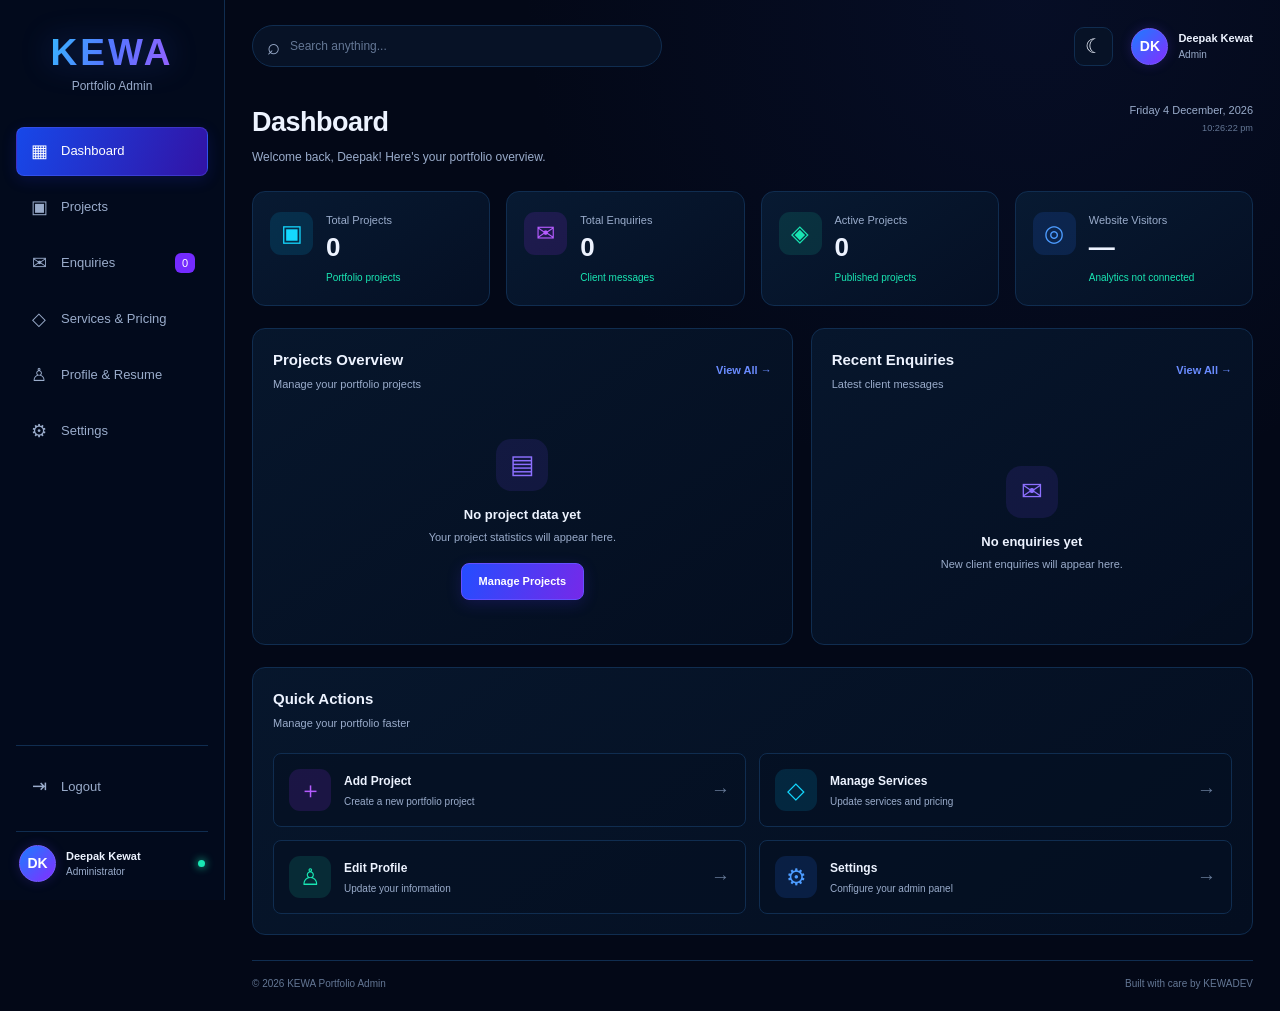
<file: index.html>
<!DOCTYPE html>
<html lang="en">

<head>
    <meta charset="UTF-8">
    <meta name="viewport" content="width=device-width, initial-scale=1.0">

    <title>KEWA Admin Dashboard</title>

    <link rel="stylesheet" href="css/dashboard.css">
</head>

<body>

    <div class="admin-layout">

        <!-- SIDEBAR -->
        <aside class="sidebar" id="sidebar">

            <div class="brand">
                <h1>KEWA</h1>
                <p>Portfolio Admin</p>
            </div>

            <nav class="sidebar-nav">

                <a href="index.html" class="nav-link active">
                    <span>▦</span>
                    <span>Dashboard</span>
                </a>

                <a href="projects.html" class="nav-link">
                    <span>▣</span>
                    <span>Projects</span>
                </a>

                <a href="enquiries.html" class="nav-link">
                    <span>✉</span>
                    <span>Enquiries</span>
                    <span class="nav-badge">0</span>
                </a>

                <a href="services.html" class="nav-link">
                    <span>◇</span>
                    <span>Services & Pricing</span>
                </a>

                <a href="profile.html" class="nav-link">
                    <span>♙</span>
                    <span>Profile & Resume</span>
                </a>

                <a href="settings.html" class="nav-link">
                    <span>⚙</span>
                    <span>Settings</span>
                </a>

            </nav>

            <div class="sidebar-bottom">
                <button type="button" class="nav-link logout-btn" id="logoutBtn">
                    <span>⇥</span>
                    <span>Logout</span>
                </button>

                <div class="admin-user">
                    <div class="user-avatar">DK</div>

                    <div class="user-info">
                        <strong>Deepak Kewat</strong>
                        <small>Administrator</small>
                    </div>

                    <span class="online-dot"></span>
                </div>
            </div>

        </aside>


        <!-- MAIN CONTENT -->
        <main class="main-content">

            <!-- TOPBAR -->
            <header class="topbar">

                <button
                    type="button"
                    class="menu-btn"
                    id="menuBtn"
                    aria-label="Toggle sidebar"
                    aria-controls="sidebar"
                    aria-expanded="false"
                >
                    ☰
                </button>

                <div class="search-box">
                    <span>⌕</span>
                    <input
                        type="search"
                        id="globalSearch"
                        placeholder="Search anything..."
                        aria-label="Search dashboard"
                    >
                </div>

                <div class="topbar-actions">

                    <button
                        type="button"
                        class="icon-btn"
                        id="themeBtn"
                        aria-label="Toggle theme"
                    >
                        ☾
                    </button>

                    <div class="topbar-user">
                        <div class="user-avatar">DK</div>

                        <div class="user-info">
                            <strong>Deepak Kewat</strong>
                            <small>Admin</small>
                        </div>
                    </div>

                </div>

            </header>


            <!-- PAGE HEADING -->
            <section class="page-heading">

                <div>
                    <h2>Dashboard</h2>
                    <p>Welcome back, Deepak! Here's your portfolio overview.</p>
                </div>

                <div class="date-info">
                    <span id="currentDate">Loading date...</span>
                    <small id="currentTime"></small>
                </div>

            </section>


            <!-- STATISTICS -->
            <section class="stats-grid">

                <article class="stat-card">
                    <div class="stat-icon cyan">▣</div>

                    <div class="stat-info">
                        <p>Total Projects</p>
                        <h3 id="totalProjects">0</h3>
                        <small>Portfolio projects</small>
                    </div>
                </article>


                <article class="stat-card">
                    <div class="stat-icon purple">✉</div>

                    <div class="stat-info">
                        <p>Total Enquiries</p>
                        <h3 id="totalEnquiries">0</h3>
                        <small>Client messages</small>
                    </div>
                </article>


                <article class="stat-card">
                    <div class="stat-icon green">◈</div>

                    <div class="stat-info">
                        <p>Active Projects</p>
                        <h3 id="activeProjects">0</h3>
                        <small>Published projects</small>
                    </div>
                </article>


                <article class="stat-card">
                    <div class="stat-icon blue">◎</div>

                    <div class="stat-info">
                        <p>Website Visitors</p>
                        <h3 id="websiteVisitors">—</h3>
                        <small>Analytics not connected</small>
                    </div>
                </article>

            </section>


            <!-- DASHBOARD PANELS -->
            <section class="dashboard-grid">

                <!-- PROJECT OVERVIEW -->
                <article class="panel">

                    <div class="panel-header">
                        <div>
                            <h3>Projects Overview</h3>
                            <p>Manage your portfolio projects</p>
                        </div>

                        <a href="pages/projects.html" class="text-link">
                            View All →
                        </a>
                    </div>

                    <div class="project-summary" id="projectSummary">

                        <div class="empty-state">
                            <div class="empty-icon">▤</div>
                            <h4>No project data yet</h4>
                            <p>Your project statistics will appear here.</p>

                            <a href="pages/projects.html" class="primary-btn">
                                Manage Projects
                            </a>
                        </div>

                    </div>

                </article>


                <!-- RECENT ENQUIRIES -->
                <article class="panel">

                    <div class="panel-header">
                        <div>
                            <h3>Recent Enquiries</h3>
                            <p>Latest client messages</p>
                        </div>

                        <a href="pages/enquiries.html" class="text-link">
                            View All →
                        </a>
                    </div>

                    <div class="enquiry-summary" id="enquirySummary">

                        <div class="empty-state">
                            <div class="empty-icon">✉</div>
                            <h4>No enquiries yet</h4>
                            <p>New client enquiries will appear here.</p>
                        </div>

                    </div>

                </article>

            </section>


            <!-- QUICK ACTIONS -->
            <section class="panel quick-actions-panel">

                <div class="panel-header">
                    <div>
                        <h3>Quick Actions</h3>
                        <p>Manage your portfolio faster</p>
                    </div>
                </div>

                <div class="quick-actions">

                    <a href="pages/projects.html" class="quick-action">
                        <span class="action-icon purple">＋</span>
                        <span>
                            <strong>Add Project</strong>
                            <small>Create a new portfolio project</small>
                        </span>
                        <span class="action-arrow">→</span>
                    </a>

                    <a href="pages/services.html" class="quick-action">
                        <span class="action-icon cyan">◇</span>
                        <span>
                            <strong>Manage Services</strong>
                            <small>Update services and pricing</small>
                        </span>
                        <span class="action-arrow">→</span>
                    </a>

                    <a href="pages/profile.html" class="quick-action">
                        <span class="action-icon green">♙</span>
                        <span>
                            <strong>Edit Profile</strong>
                            <small>Update your information</small>
                        </span>
                        <span class="action-arrow">→</span>
                    </a>

                    <a href="pages/settings.html" class="quick-action">
                        <span class="action-icon blue">⚙</span>
                        <span>
                            <strong>Settings</strong>
                            <small>Configure your admin panel</small>
                        </span>
                        <span class="action-arrow">→</span>
                    </a>

                </div>

            </section>


            <!-- FOOTER -->
            <footer class="admin-footer">
                <p>© <span id="currentYear"></span> KEWA Portfolio Admin</p>
                <p>Built with care by KEWADEV</p>
            </footer>

        </main>

    </div>


    <!-- DASHBOARD JAVASCRIPT -->
    <script src="js/main.js"></script>
    <script src="js/dashboard.js"></script>

</body>
</html>
</file>
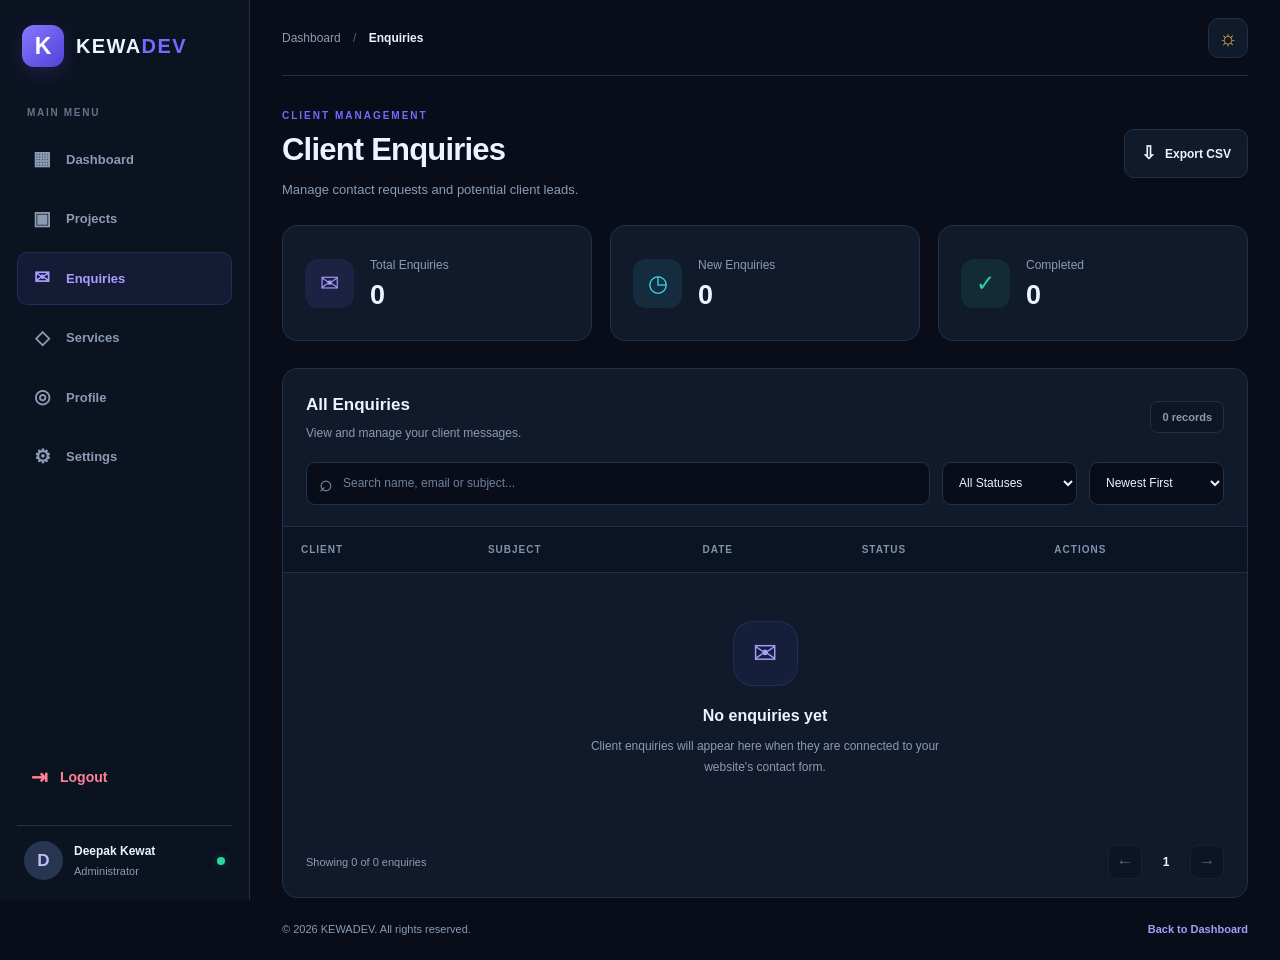
<file: enquiries.html>
<!DOCTYPE html>
<html lang="en">

<head>
    <meta charset="UTF-8">
    <meta name="viewport" content="width=device-width, initial-scale=1.0">

    <meta name="theme-color" content="#080d19">

    <title>Enquiries | KEWADEV Admin</title>

    <link rel="stylesheet" href="css/enquiries.css">
</head>

<body>

    <!-- SIDEBAR -->
    <aside class="sidebar" id="sidebar">

        <a href="../index.html" class="brand">
            <div class="brand-icon">K</div>

            <div class="brand-text">
                KEWA<span>DEV</span>
            </div>
        </a>

        <p class="sidebar-label">MAIN MENU</p>

        <nav class="sidebar-nav">

            <a href="../index.html" class="nav-link">
                <span class="nav-icon">▦</span>
                <span>Dashboard</span>
            </a>

            <a href="projects.html" class="nav-link">
                <span class="nav-icon">▣</span>
                <span>Projects</span>
            </a>

            <a href="enquiries.html" class="nav-link active">
                <span class="nav-icon">✉</span>
                <span>Enquiries</span>
            </a>

            <a href="services.html" class="nav-link">
                <span class="nav-icon">◇</span>
                <span>Services</span>
            </a>

            <a href="profile.html" class="nav-link">
                <span class="nav-icon">◎</span>
                <span>Profile</span>
            </a>

            <a href="settings.html" class="nav-link">
                <span class="nav-icon">⚙</span>
                <span>Settings</span>
            </a>

        </nav>

        <div class="sidebar-bottom">

            <button type="button" class="logout-btn" id="logoutBtn">
                <span>⇥</span>
                <span>Logout</span>
            </button>

            <div class="admin-user">

                <div class="user-avatar">D</div>

                <div class="user-info">
                    <strong>Deepak Kewat</strong>
                    <small>Administrator</small>
                </div>

                <span class="online-dot"></span>

            </div>

        </div>

    </aside>


    <!-- MAIN CONTENT -->
    <main class="main-content">

        <!-- TOPBAR -->
        <header class="topbar">

            <div class="topbar-left">

                <button
                    type="button"
                    class="menu-btn"
                    id="menuBtn"
                    aria-label="Toggle navigation"
                    aria-controls="sidebar"
                    aria-expanded="false"
                >
                    ☰
                </button>

                <div class="breadcrumb">
                    Dashboard <span>/</span>
                    <strong>Enquiries</strong>
                </div>

            </div>

            <div class="topbar-actions">

                <button
                    type="button"
                    class="icon-btn"
                    id="themeToggle"
                    aria-label="Toggle light and dark theme"
                    title="Toggle theme"
                >
                    ☼
                </button>

            </div>

        </header>


        <!-- PAGE HEADING -->
        <section class="page-heading">

            <div>
                <p class="eyebrow">CLIENT MANAGEMENT</p>
                <h1>Client Enquiries</h1>

                <p>
                    Manage contact requests and potential client leads.
                </p>
            </div>

            <button
                type="button"
                class="secondary-btn"
                id="exportEnquiriesBtn"
            >
                <span>⇩</span>
                Export CSV
            </button>

        </section>


        <!-- STATS -->
        <section class="enquiry-stats">

            <article class="stat-card">

                <div class="stat-icon purple">✉</div>

                <div class="stat-info">
                    <p>Total Enquiries</p>
                    <h2 id="totalEnquiries">0</h2>
                </div>

            </article>

            <article class="stat-card">

                <div class="stat-icon cyan">◷</div>

                <div class="stat-info">
                    <p>New Enquiries</p>
                    <h2 id="newEnquiries">0</h2>
                </div>

            </article>

            <article class="stat-card">

                <div class="stat-icon green">✓</div>

                <div class="stat-info">
                    <p>Completed</p>
                    <h2 id="completedEnquiries">0</h2>
                </div>

            </article>

        </section>


        <!-- ENQUIRIES PANEL -->
        <section class="panel">

            <div class="panel-header">

                <div>
                    <h2>All Enquiries</h2>

                    <p>
                        View and manage your client messages.
                    </p>
                </div>

                <span class="record-count" id="recordCount">
                    0 records
                </span>

            </div>


            <!-- SEARCH AND FILTERS -->
            <div class="enquiry-toolbar">

                <label class="search-box">

                    <span>⌕</span>

                    <input
                        type="search"
                        id="enquirySearch"
                        placeholder="Search name, email or subject..."
                        autocomplete="off"
                    >

                </label>

                <select id="statusFilter" aria-label="Filter by status">
                    <option value="all">All Statuses</option>
                    <option value="new">New</option>
                    <option value="in-progress">In Progress</option>
                    <option value="completed">Completed</option>
                    <option value="archived">Archived</option>
                </select>

                <select id="sortFilter" aria-label="Sort enquiries">
                    <option value="newest">Newest First</option>
                    <option value="oldest">Oldest First</option>
                    <option value="name">Name A–Z</option>
                </select>

            </div>


            <!-- STATUS MESSAGE -->
            <div
                class="page-message"
                id="pageMessage"
                role="status"
                aria-live="polite"
            ></div>


            <!-- TABLE -->
            <div class="table-wrapper">

                <table class="enquiries-table">

                    <thead>
                        <tr>
                            <th>CLIENT</th>
                            <th>SUBJECT</th>
                            <th>DATE</th>
                            <th>STATUS</th>
                            <th>ACTIONS</th>
                        </tr>
                    </thead>

                    <tbody id="enquiriesTableBody">
                        <!-- Enquiries will be rendered by JavaScript -->
                    </tbody>

                </table>

            </div>


            <!-- EMPTY STATE -->
            <div class="empty-state" id="emptyState">

                <div class="empty-icon">✉</div>

                <h3 id="emptyTitle">No enquiries yet</h3>

                <p id="emptyDescription">
                    Client enquiries will appear here when they are connected
                    to your website's contact form.
                </p>

            </div>


            <!-- PAGINATION -->
            <div class="pagination">

                <p id="paginationInfo">
                    Showing 0 of 0 enquiries
                </p>

                <div class="pagination-buttons">

                    <button
                        type="button"
                        id="previousPageBtn"
                        aria-label="Previous page"
                        disabled
                    >
                        ←
                    </button>

                    <span id="currentPage">1</span>

                    <button
                        type="button"
                        id="nextPageBtn"
                        aria-label="Next page"
                        disabled
                    >
                        →
                    </button>

                </div>

            </div>

        </section>


        <!-- FOOTER -->
        <footer class="admin-footer">

            <p>
                © <span id="currentYear"></span> KEWADEV.
                All rights reserved.
            </p>

            <a href="../index.html">Back to Dashboard</a>

        </footer>

    </main>


    <!-- ENQUIRY DETAILS MODAL -->
    <div
        class="modal"
        id="enquiryModal"
        hidden
        role="dialog"
        aria-modal="true"
        aria-labelledby="enquiryModalTitle"
    >

        <div class="modal-backdrop" data-close-modal></div>

        <div class="modal-content">

            <div class="modal-header">

                <div>
                    <h2 id="enquiryModalTitle">Enquiry Details</h2>
                    <p>Review the client's message and update its status.</p>
                </div>

                <button
                    type="button"
                    class="close-btn"
                    id="closeEnquiryModal"
                    aria-label="Close enquiry details"
                >
                    ×
                </button>

            </div>


            <div class="enquiry-details" id="enquiryDetails">

                <!-- Enquiry details will be rendered by JavaScript -->

            </div>


            <form id="enquiryStatusForm">

                <input type="hidden" id="enquiryId">

                <div class="form-group">

                    <label for="enquiryStatus">
                        Update Status
                    </label>

                    <select id="enquiryStatus" required>

                        <option value="new">New</option>
                        <option value="in-progress">In Progress</option>
                        <option value="completed">Completed</option>
                        <option value="archived">Archived</option>

                    </select>

                </div>

                <div class="modal-actions">

                    <button
                        type="button"
                        class="secondary-btn"
                        id="cancelEnquiryBtn"
                    >
                        Cancel
                    </button>

                    <button
                        type="submit"
                        class="primary-btn"
                    >
                        Save Status
                    </button>

                </div>

            </form>

        </div>

    </div>


    <!-- JAVASCRIPT -->
    <script src="js/main.js"></script>
    <script src="js/enquiries.js"></script>

</body>

</html>
</file>
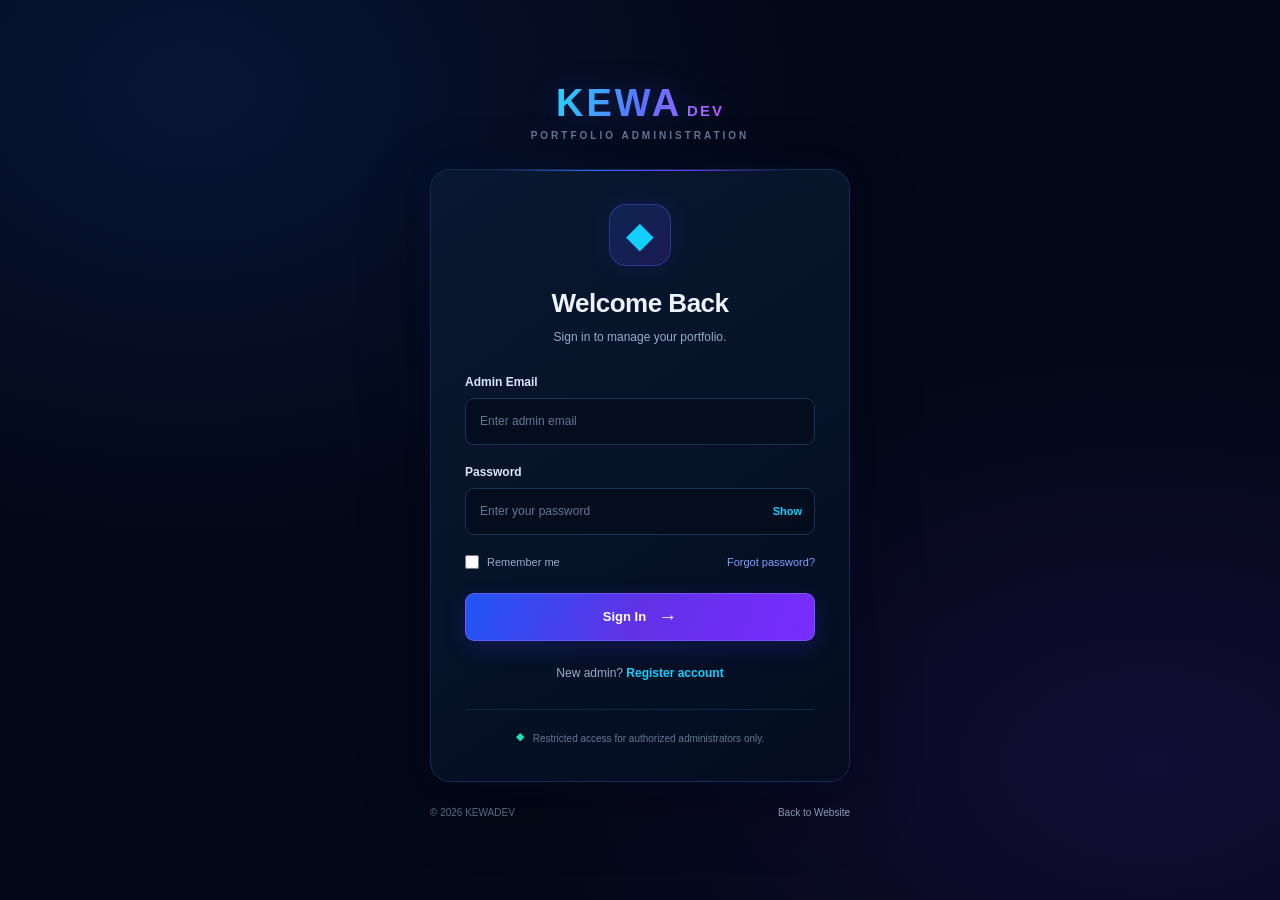
<file: login.html>
<!DOCTYPE html>
<html lang="en">
<head>
  <meta charset="UTF-8">
  <meta name="viewport" content="width=device-width, initial-scale=1.0">
  <meta name="theme-color" content="#030817">

  <title>KEWA Admin | Secure Login</title>

  <link rel="stylesheet" href="css/login.css">
</head>

<body>
  <main class="login-container">

    <!-- BRAND -->
    <header class="login-brand">
      <a href="../index.html" class="brand-logo">
        KEWA<span>DEV</span>
      </a>
      <p>PORTFOLIO ADMINISTRATION</p>
    </header>

    <section class="login-card">

      <div class="login-icon">
        <span>◆</span>
      </div>

      <!-- LOGIN -->
      <section id="loginSection">
        <div class="login-heading">
          <h1>Welcome Back</h1>
          <p>Sign in to manage your portfolio.</p>
        </div>

        <form id="loginForm">
          <div class="form-group">
            <label for="email">Admin Email</label>
            <input type="email" id="email" name="email"
              placeholder="Enter admin email"
              autocomplete="username" required>
          </div>

          <div class="form-group">
            <label for="password">Password</label>
            <div class="password-wrapper">
              <input type="password" id="password" name="password"
                placeholder="Enter your password"
                autocomplete="current-password" required>
              <button type="button" id="togglePassword"
                class="password-toggle" aria-label="Show password">
                Show
              </button>
            </div>
          </div>

          <div class="form-options">
            <label class="remember-option">
              <input type="checkbox" id="rememberMe">
              <span>Remember me</span>
            </label>

            <a href="#forgot" class="forgot-link"
              data-open="forgotSection">Forgot password?</a>
          </div>

          <p id="loginMessage" class="login-message"
            role="status" aria-live="polite" hidden></p>

          <button type="submit" id="loginBtn" class="login-btn">
            <span>Sign In</span>
            <span class="btn-arrow">→</span>
          </button>
        </form>

        <p class="auth-switch">
          New admin? <a href="#register" data-open="registerSection">
            Register account
          </a>
        </p>
      </section>

      <!-- REGISTER: OWNER INVITATION REQUIRED -->
      <section id="registerSection" hidden>
        <div class="login-heading">
          <h1>Create Account</h1>
          <p>Register an authorized KEWA administrator.</p>
        </div>

        <form id="registerForm">
          <div class="form-group">
            <label for="registerName">Full Name</label>
            <input type="text" id="registerName" name="name"
              placeholder="Enter your name" autocomplete="name" required>
          </div>

          <div class="form-group">
            <label for="registerEmail">Admin Email</label>
            <input type="email" id="registerEmail" name="email"
              placeholder="Enter your email" autocomplete="email" required>
          </div>

          <div class="form-group">
            <label for="inviteCode">Owner Invitation Code</label>
            <input type="password" id="inviteCode" name="inviteCode"
              placeholder="Enter invitation code" required>
          </div>

          <div class="form-group">
            <label for="registerPassword">Create Password</label>
            <input type="password" id="registerPassword" name="password"
              placeholder="Minimum 8 characters"
              minlength="8" autocomplete="new-password" required>
          </div>

          <p id="registerMessage" class="login-message"
            role="status" aria-live="polite" hidden></p>

          <button type="submit" class="login-btn">
            <span>Create Account</span>
            <span class="btn-arrow">→</span>
          </button>
        </form>

        <p class="auth-switch">
          Already registered?
          <a href="#login" data-open="loginSection">Sign in</a>
        </p>
      </section>

      <!-- SET PASSWORD -->
      <section id="setPasswordSection" hidden>
        <div class="login-heading">
          <h1>Set Password</h1>
          <p>Create a new password using your valid setup link.</p>
        </div>

        <form id="setPasswordForm">
          <div class="form-group">
            <label for="setupToken">Setup Token</label>
            <input type="text" id="setupToken" name="token"
              placeholder="Enter setup token" required>
          </div>

          <div class="form-group">
            <label for="newPassword">New Password</label>
            <input type="password" id="newPassword" name="password"
              placeholder="Minimum 8 characters"
              minlength="8" autocomplete="new-password" required>
          </div>

          <div class="form-group">
            <label for="confirmPassword">Confirm Password</label>
            <input type="password" id="confirmPassword"
              name="confirmPassword" placeholder="Re-enter password"
              minlength="8" autocomplete="new-password" required>
          </div>

          <p id="setPasswordMessage" class="login-message"
            role="status" aria-live="polite" hidden></p>

          <button type="submit" class="login-btn">
            <span>Set Password</span>
            <span class="btn-arrow">→</span>
          </button>
        </form>

        <p class="auth-switch">
          <a href="#login" data-open="loginSection">Back to login</a>
        </p>
      </section>

      <!-- FORGOT PASSWORD -->
      <section id="forgotSection" hidden>
        <div class="login-heading">
          <h1>Forgot Password?</h1>
          <p>Request a secure password reset link by email.</p>
        </div>

        <form id="forgotForm">
          <div class="form-group">
            <label for="forgotEmail">Registered Admin Email</label>
            <input type="email" id="forgotEmail" name="email"
              placeholder="Enter registered email"
              autocomplete="email" required>
          </div>

          <p id="forgotMessage" class="login-message"
            role="status" aria-live="polite" hidden></p>

          <button type="submit" class="login-btn">
            <span>Send Reset Link</span>
            <span class="btn-arrow">→</span>
          </button>
        </form>

        <p class="auth-switch">
          Remembered your password?
          <a href="#login" data-open="loginSection">Sign in</a>
        </p>
      </section>

      <div class="security-note">
        <span>◆</span>
        <p>Restricted access for authorized administrators only.</p>
      </div>
    </section>

    <footer class="login-footer">
      <p>© <span id="currentYear"></span> KEWADEV</p>
      <a href="../index.html">Back to Website</a>
    </footer>

  </main>
  <script src="js/main.js"></script>
  <script src="js/login.js"></script>
</body>
</html>
</file>
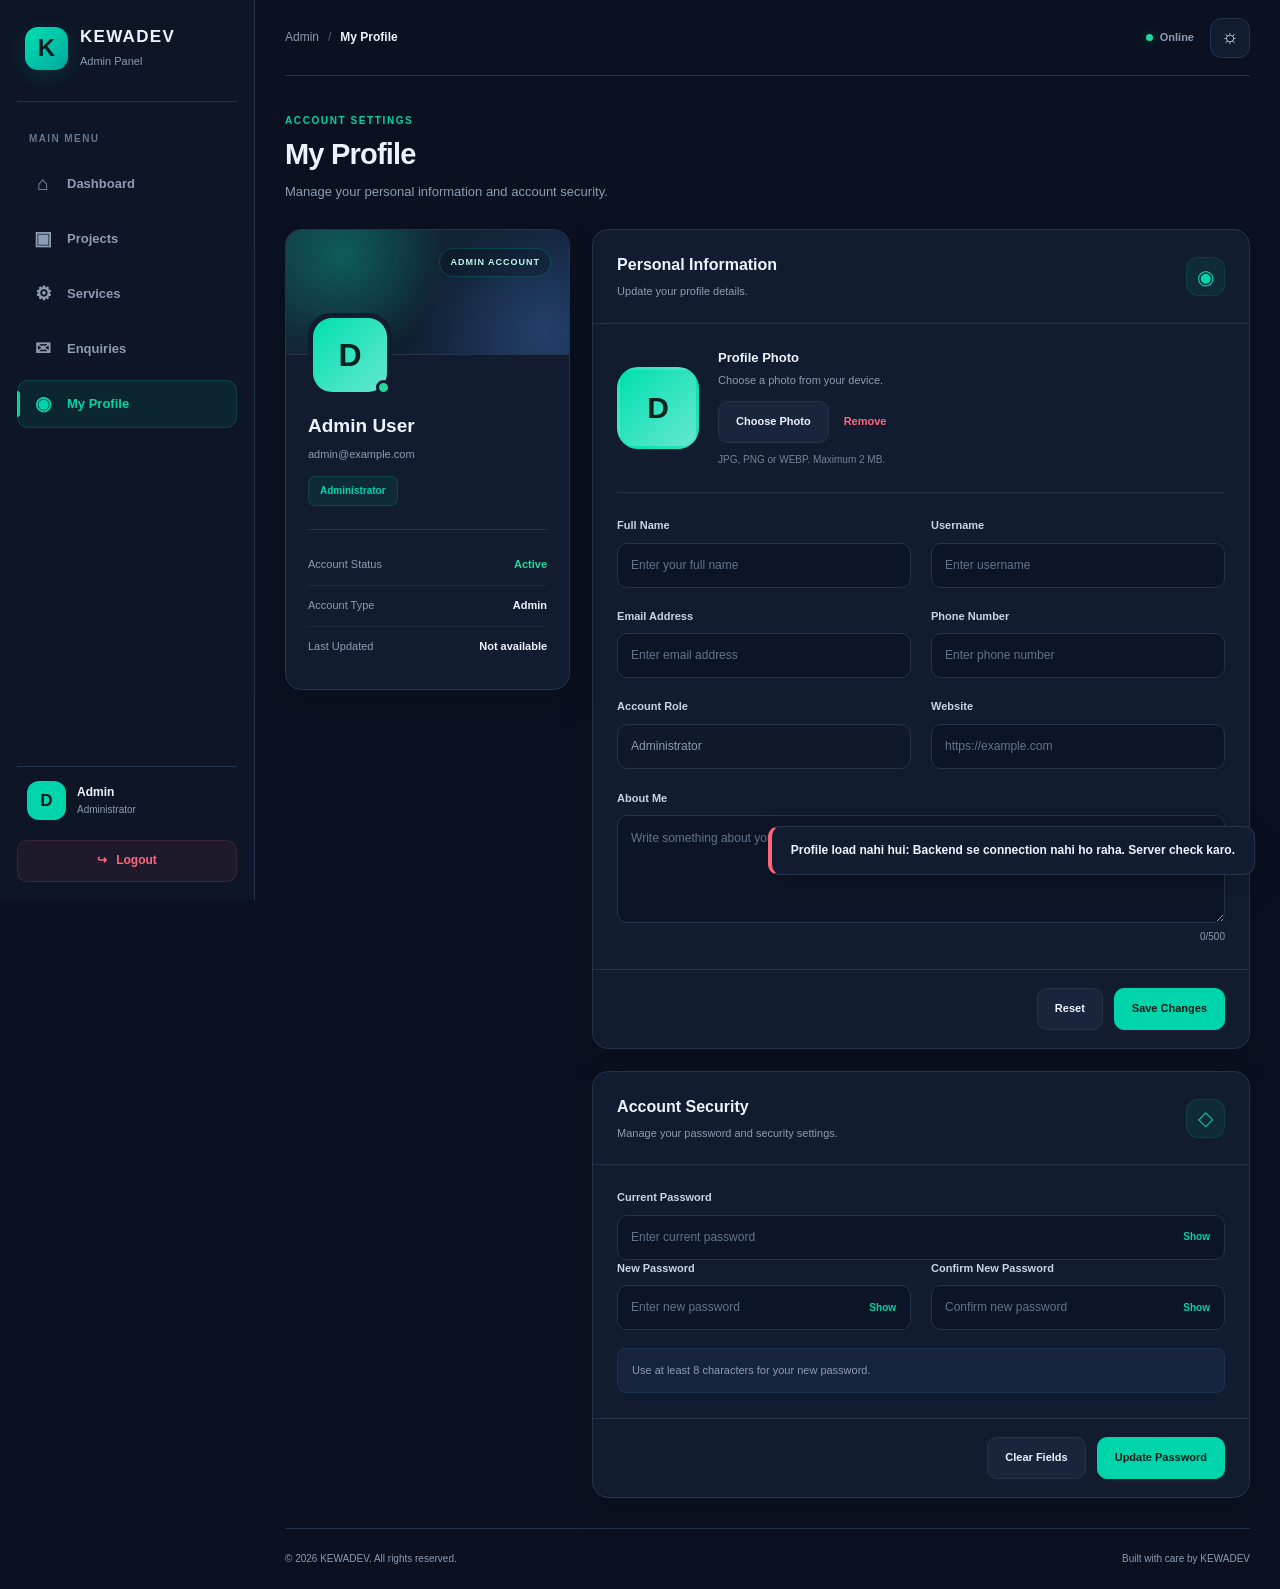
<file: profile.html>
<!DOCTYPE html>
<html lang="en">

<head>
    <meta charset="UTF-8">
    <meta name="viewport" content="width=device-width, initial-scale=1.0">
    <meta name="description" content="KEWADEV Admin Profile Settings">

    <title>Admin Profile | KEWADEV</title>

    <link rel="stylesheet" href="css/profile.css">
</head>

<body>

    <!-- SIDEBAR -->

    <aside class="sidebar" id="sidebar">

        <div class="sidebar-brand">
            <div class="brand-logo">K</div>

            <div class="brand-info">
                <h2>KEWADEV</h2>
                <span>Admin Panel</span>
            </div>
        </div>

        <div class="sidebar-section">
            <p class="sidebar-label">MAIN MENU</p>

            <nav class="sidebar-nav">

                <a href="dashboard.html" class="nav-link">
                    <span class="nav-icon">⌂</span>
                    <span>Dashboard</span>
                </a>

                <a href="projects.html" class="nav-link">
                    <span class="nav-icon">▣</span>
                    <span>Projects</span>
                </a>

                <a href="services.html" class="nav-link">
                    <span class="nav-icon">⚙</span>
                    <span>Services</span>
                </a>

                <a href="enquiries.html" class="nav-link">
                    <span class="nav-icon">✉</span>
                    <span>Enquiries</span>
                </a>

                <a href="profile.html" class="nav-link active">
                    <span class="nav-icon">◉</span>
                    <span>My Profile</span>
                </a>

            </nav>
        </div>

        <div class="sidebar-bottom">

            <div class="sidebar-user">
                <div class="user-avatar" id="sidebarAvatar">D</div>

                <div class="user-details">
                    <strong id="sidebarName">Admin</strong>
                    <span>Administrator</span>
                </div>
            </div>

            <button type="button" class="logout-btn" id="logoutBtn">
                <span>↪</span>
                <span>Logout</span>
            </button>

        </div>

    </aside>


    <!-- MAIN CONTENT -->

    <main class="main-content">

        <!-- TOPBAR -->

        <header class="topbar">

            <div class="topbar-left">

                <button
                    type="button"
                    class="menu-btn"
                    id="menuBtn"
                    aria-label="Toggle sidebar"
                >
                    ☰
                </button>

                <div class="breadcrumb">
                    <span>Admin</span>
                    <span>/</span>
                    <strong>My Profile</strong>
                </div>

            </div>

            <div class="topbar-actions">

                <span class="admin-status">
                    <span class="status-dot"></span>
                    Online
                </span>

                <button
                    type="button"
                    class="icon-btn"
                    id="themeToggle"
                    aria-label="Toggle theme"
                >
                    ☼
                </button>

            </div>

        </header>


        <!-- PAGE HEADING -->

        <section class="page-heading">

            <div>
                <span class="eyebrow">ACCOUNT SETTINGS</span>

                <h1>My Profile</h1>

                <p>
                    Manage your personal information and account security.
                </p>
            </div>

        </section>


        <!-- PROFILE LAYOUT -->

        <section class="profile-layout">

            <!-- PROFILE SUMMARY -->

            <article class="panel profile-summary">

                <div class="profile-cover">
                    <span class="cover-label">ADMIN ACCOUNT</span>
                </div>

                <div class="profile-summary-content">

                    <div class="profile-avatar-wrapper">

                        <div class="profile-avatar" id="profileAvatar">
                            D
                        </div>

                        <span class="avatar-status"></span>

                    </div>

                    <h2 id="profileDisplayName">Admin User</h2>

                    <p class="profile-email" id="profileDisplayEmail">
                        admin@example.com
                    </p>

                    <span class="role-badge">Administrator</span>

                    <div class="profile-summary-divider"></div>

                    <div class="summary-item">
                        <span>Account Status</span>
                        <strong class="account-active">Active</strong>
                    </div>

                    <div class="summary-item">
                        <span>Account Type</span>
                        <strong>Admin</strong>
                    </div>

                    <div class="summary-item">
                        <span>Last Updated</span>
                        <strong id="profileLastUpdated">
                            Not available
                        </strong>
                    </div>

                </div>

            </article>


            <!-- PROFILE DETAILS -->

            <div class="profile-main-column">

                <!-- PERSONAL INFORMATION -->

                <article class="panel">

                    <div class="panel-header">

                        <div>
                            <h2>Personal Information</h2>
                            <p>Update your profile details.</p>
                        </div>

                        <span class="section-icon">◉</span>

                    </div>

                    <form id="profileForm">

                        <div class="form-body">

                            <!-- PROFILE PHOTO -->

                            <div class="photo-upload-section">

                                <div
                                    class="upload-avatar"
                                    id="uploadAvatarPreview"
                                >
                                    D
                                </div>

                                <div class="photo-upload-info">

                                    <h3>Profile Photo</h3>

                                    <p>
                                        Choose a photo from your device.
                                    </p>

                                    <div class="photo-actions">

                                        <label
                                            for="profilePhoto"
                                            class="secondary-btn"
                                        >
                                            Choose Photo
                                        </label>

                                        <button
                                            type="button"
                                            class="text-btn"
                                            id="removePhotoBtn"
                                        >
                                            Remove
                                        </button>

                                    </div>

                                    <input
                                        type="file"
                                        id="profilePhoto"
                                        accept="image/png,image/jpeg,image/webp"
                                        hidden
                                    >

                                    <small>
                                        JPG, PNG or WEBP. Maximum 2 MB.
                                    </small>

                                </div>

                            </div>

                            <div class="form-divider"></div>

                            <!-- FORM FIELDS -->

                            <div class="form-grid">

                                <div class="form-group">
                                    <label for="profileName">
                                        Full Name
                                    </label>

                                    <input
                                        type="text"
                                        id="profileName"
                                        name="profileName"
                                        placeholder="Enter your full name"
                                        maxlength="80"
                                        required
                                    >
                                </div>

                                <div class="form-group">
                                    <label for="profileUsername">
                                        Username
                                    </label>

                                    <input
                                        type="text"
                                        id="profileUsername"
                                        name="profileUsername"
                                        placeholder="Enter username"
                                        maxlength="40"
                                        required
                                    >
                                </div>

                                <div class="form-group">
                                    <label for="profileEmail">
                                        Email Address
                                    </label>

                                    <input
                                        type="email"
                                        id="profileEmail"
                                        name="profileEmail"
                                        placeholder="Enter email address"
                                        maxlength="120"
                                        required
                                    >
                                </div>

                                <div class="form-group">
                                    <label for="profilePhone">
                                        Phone Number
                                    </label>

                                    <input
                                        type="tel"
                                        id="profilePhone"
                                        name="profilePhone"
                                        placeholder="Enter phone number"
                                        maxlength="20"
                                    >
                                </div>

                                <div class="form-group">
                                    <label for="profileRole">
                                        Account Role
                                    </label>

                                    <input
                                        type="text"
                                        id="profileRole"
                                        value="Administrator"
                                        readonly
                                    >
                                </div>

                                <div class="form-group">
                                    <label for="profileWebsite">
                                        Website
                                    </label>

                                    <input
                                        type="url"
                                        id="profileWebsite"
                                        name="profileWebsite"
                                        placeholder="https://example.com"
                                        maxlength="200"
                                    >
                                </div>

                            </div>

                            <div class="form-group full-width">
                                <label for="profileBio">About Me</label>

                                <textarea
                                    id="profileBio"
                                    name="profileBio"
                                    rows="4"
                                    maxlength="500"
                                    placeholder="Write something about yourself..."
                                ></textarea>

                                <div class="character-count">
                                    <span id="bioCharacterCount">0</span>/500
                                </div>
                            </div>

                        </div>

                        <div class="form-actions">

                            <button
                                type="reset"
                                class="secondary-btn"
                                id="resetProfileBtn"
                            >
                                Reset
                            </button>

                            <button
                                type="submit"
                                class="primary-btn"
                                id="saveProfileBtn"
                            >
                                Save Changes
                            </button>

                        </div>

                    </form>

                </article>

                <!-- ACCOUNT SECURITY -->

                <article class="panel security-panel">

                    <div class="panel-header">

                        <div>
                            <h2>Account Security</h2>

                            <p>
                                Manage your password and security settings.
                            </p>
                        </div>

                        <span class="section-icon">◇</span>

                    </div>

                    <form id="passwordForm">

                        <div class="form-body">

                            <div class="form-group">

                                <label for="currentPassword">
                                    Current Password
                                </label>

                                <div class="password-input">

                                    <input
                                        type="password"
                                        id="currentPassword"
                                        name="currentPassword"
                                        placeholder="Enter current password"
                                        autocomplete="current-password"
                                        required
                                    >

                                    <button
                                        type="button"
                                        class="password-toggle"
                                        data-password-target="currentPassword"
                                        aria-label="Show password"
                                    >
                                        Show
                                    </button>

                                </div>

                            </div>


                            <div class="form-grid">

                                <div class="form-group">

                                    <label for="newPassword">
                                        New Password
                                    </label>

                                    <div class="password-input">

                                        <input
                                            type="password"
                                            id="newPassword"
                                            name="newPassword"
                                            placeholder="Enter new password"
                                            minlength="8"
                                            autocomplete="new-password"
                                            required
                                        >

                                        <button
                                            type="button"
                                            class="password-toggle"
                                            data-password-target="newPassword"
                                            aria-label="Show password"
                                        >
                                            Show
                                        </button>

                                    </div>

                                </div>


                                <div class="form-group">

                                    <label for="confirmPassword">
                                        Confirm New Password
                                    </label>

                                    <div class="password-input">

                                        <input
                                            type="password"
                                            id="confirmPassword"
                                            name="confirmPassword"
                                            placeholder="Confirm new password"
                                            minlength="8"
                                            autocomplete="new-password"
                                            required
                                        >

                                        <button
                                            type="button"
                                            class="password-toggle"
                                            data-password-target="confirmPassword"
                                            aria-label="Show password"
                                        >
                                            Show
                                        </button>

                                    </div>

                                </div>

                            </div>

                            <p class="security-note">
                                Use at least 8 characters for your new password.
                            </p>

                        </div>


                        <div class="form-actions">

                            <button
                                type="reset"
                                class="secondary-btn"
                            >
                                Clear Fields
                            </button>

                            <button
                                type="submit"
                                class="primary-btn"
                                id="updatePasswordBtn"
                            >
                                Update Password
                            </button>

                        </div>

                    </form>

                </article>

            </div>

        </section>


        <!-- NOTIFICATION MESSAGE -->

        <div
            class="profile-message"
            id="profileMessage"
            role="status"
            aria-live="polite"
            hidden
        ></div>


        <!-- FOOTER -->

        <footer class="admin-footer">

            <p>
                © <span id="currentYear"></span> KEWADEV.
                All rights reserved.
            </p>

            <p>Built with care by KEWADEV</p>

        </footer>

    </main>


    <!-- JAVASCRIPT -->
    <script src="js/main.js"></script>

    <script src="js/profile.js"></script>

</body>

</html>
</file>
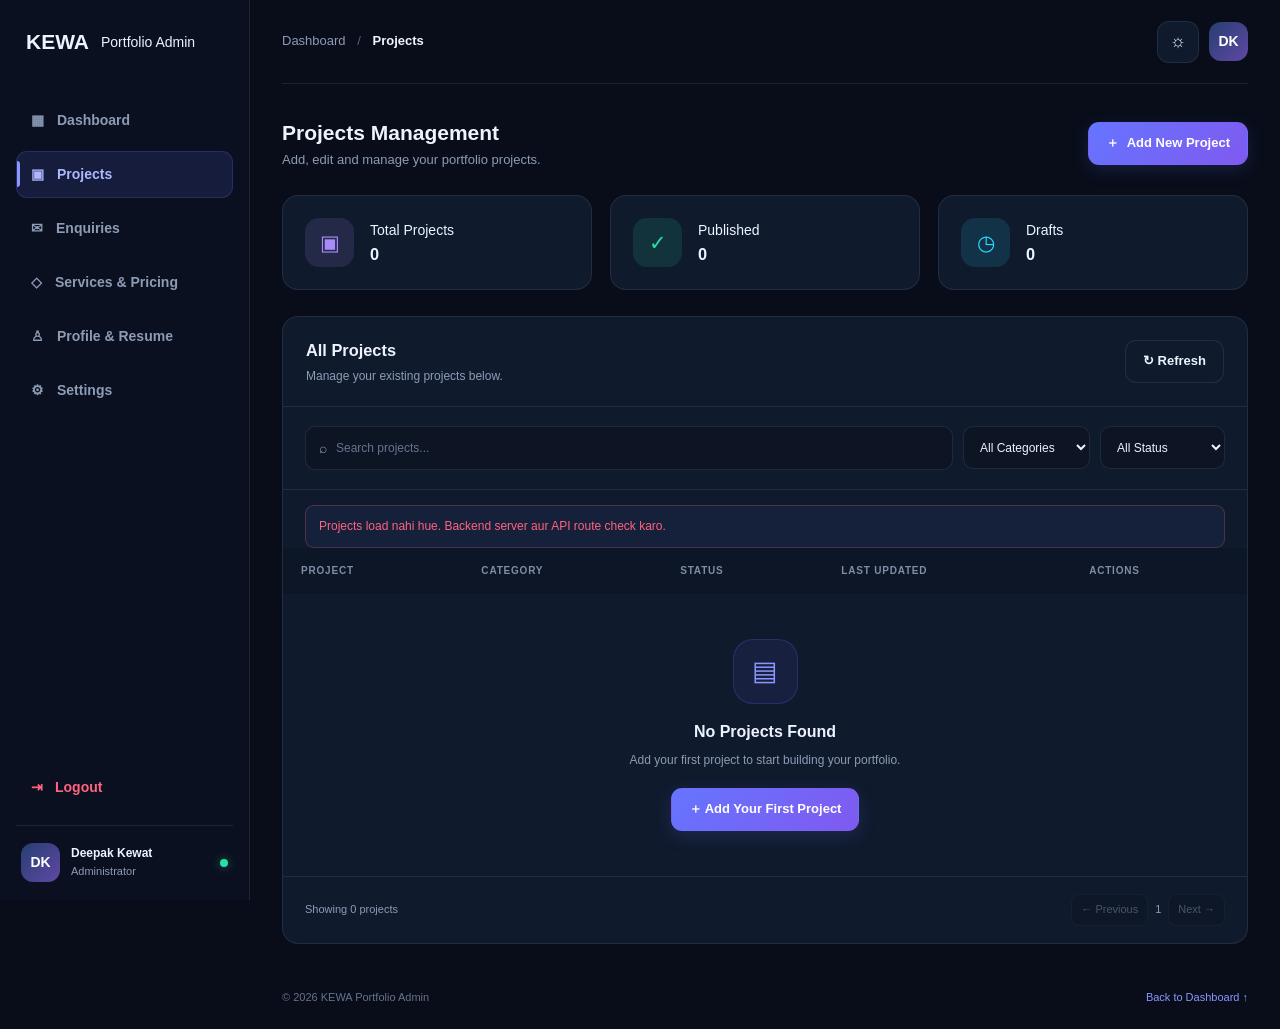
<file: projects.html>
<!DOCTYPE html>
<html lang="en">

<head>
    <meta charset="UTF-8">
    <meta
        name="viewport"
        content="width=device-width, initial-scale=1.0"
    >

    <meta name="theme-color" content="#030817">

    <title>Projects Management | KEWA Admin</title>

    <link rel="stylesheet" href="css/projects.css">
</head>

<body>

    <div class="admin-layout">

        <!-- SIDEBAR -->
        <aside class="sidebar" id="sidebar">

            <a href="../index.html" class="brand">
                <h1>KEWA</h1>
                <p>Portfolio Admin</p>
            </a>

            <nav class="sidebar-nav">

                <a href="../index.html" class="nav-link">
                    <span>▦</span>
                    <span>Dashboard</span>
                </a>

                <a href="projects.html" class="nav-link active">
                    <span>▣</span>
                    <span>Projects</span>
                </a>

                <a href="enquiries.html" class="nav-link">
                    <span>✉</span>
                    <span>Enquiries</span>
                </a>

                <a href="services.html" class="nav-link">
                    <span>◇</span>
                    <span>Services & Pricing</span>
                </a>

                <a href="profile.html" class="nav-link">
                    <span>♙</span>
                    <span>Profile & Resume</span>
                </a>

                <a href="settings.html" class="nav-link">
                    <span>⚙</span>
                    <span>Settings</span>
                </a>

            </nav>

            <div class="sidebar-bottom">

                <button
                    type="button"
                    class="nav-link logout-btn"
                    id="logoutBtn"
                >
                    <span>⇥</span>
                    <span>Logout</span>
                </button>

                <div class="admin-user">
                    <div class="user-avatar">DK</div>

                    <div class="user-info">
                        <strong>Deepak Kewat</strong>
                        <small>Administrator</small>
                    </div>

                    <span class="online-dot"></span>
                </div>

            </div>

        </aside>


        <!-- MAIN CONTENT -->
        <main class="main-content">

            <!-- TOPBAR -->
            <header class="topbar">

                <button
                    type="button"
                    class="menu-btn"
                    id="menuBtn"
                    aria-label="Toggle sidebar"
                    aria-controls="sidebar"
                    aria-expanded="false"
                >
                    ☰
                </button>

                <div class="breadcrumb">
                    <a href="../index.html">Dashboard</a>
                    <span>/</span>
                    <strong>Projects</strong>
                </div>

                <div class="topbar-actions">

                    <button
                        type="button"
                        class="icon-btn"
                        id="themeBtn"
                        aria-label="Toggle theme"
                    >
                        ☾
                    </button>

                    <div class="user-avatar">DK</div>

                </div>

            </header>


            <!-- PAGE HEADING -->
            <section class="page-heading">

                <div>
                    <h2>Projects Management</h2>

                    <p>
                        Add, edit and manage your portfolio projects.
                    </p>
                </div>

                <button
                    type="button"
                    class="primary-btn"
                    id="addProjectBtn"
                >
                    <span>＋</span>
                    Add New Project
                </button>

            </section>


            <!-- PROJECT STATISTICS -->
            <section class="project-stats">

                <article class="stat-card">
                    <span class="stat-icon purple">▣</span>

                    <div>
                        <p>Total Projects</p>
                        <h3 id="totalProjects">0</h3>
                    </div>
                </article>

                <article class="stat-card">
                    <span class="stat-icon green">✓</span>

                    <div>
                        <p>Published</p>
                        <h3 id="publishedProjects">0</h3>
                    </div>
                </article>

                <article class="stat-card">
                    <span class="stat-icon cyan">◷</span>

                    <div>
                        <p>Drafts</p>
                        <h3 id="draftProjects">0</h3>
                    </div>
                </article>

            </section>


            <!-- PROJECT LIST PANEL -->
            <section class="panel">

                <div class="panel-header">

                    <div>
                        <h3>All Projects</h3>
                        <p>Manage your existing projects below.</p>
                    </div>

                    <button
                        type="button"
                        class="secondary-btn"
                        id="refreshProjectsBtn"
                    >
                        ↻ Refresh
                    </button>

                </div>


                <!-- SEARCH AND FILTERS -->
                <div class="project-toolbar">

                    <div class="search-box">
                        <span>⌕</span>

                        <input
                            type="search"
                            id="projectSearch"
                            placeholder="Search projects..."
                            aria-label="Search projects"
                        >
                    </div>

                    <select
                        id="categoryFilter"
                        aria-label="Filter by category"
                    >
                        <option value="all">All Categories</option>
                        <option value="web">Web App</option>
                        <option value="website">Website</option>
                        <option value="tool">Developer Tool</option>
                        <option value="other">Other</option>
                    </select>

                    <select
                        id="statusFilter"
                        aria-label="Filter by status"
                    >
                        <option value="all">All Status</option>
                        <option value="published">Published</option>
                        <option value="draft">Draft</option>
                    </select>

                </div>


                <!-- STATUS MESSAGE -->
                <div
                    class="page-message"
                    id="pageMessage"
                    role="status"
                    aria-live="polite"
                    hidden
                ></div>


                <!-- PROJECT TABLE -->
                <div class="table-wrapper">

                    <table class="projects-table">

                        <thead>
                            <tr>
                                <th>Project</th>
                                <th>Category</th>
                                <th>Status</th>
                                <th>Last Updated</th>
                                <th>Actions</th>
                            </tr>
                        </thead>

                        <tbody id="projectsTableBody">

                            <!-- JavaScript will render projects here -->

                        </tbody>

                    </table>

                </div>


                <!-- EMPTY STATE -->
                <div class="empty-state" id="emptyState">

                    <div class="empty-icon">▤</div>

                    <h3>No Projects Found</h3>

                    <p>
                        Add your first project to start building your portfolio.
                    </p>

                    <button
                        type="button"
                        class="primary-btn"
                        id="emptyAddProjectBtn"
                    >
                        ＋ Add Your First Project
                    </button>

                </div>


                <!-- PAGINATION -->
                <div class="pagination">

                    <p id="paginationInfo">
                        Showing 0 projects
                    </p>

                    <div class="pagination-buttons">

                        <button
                            type="button"
                            id="previousPageBtn"
                            disabled
                        >
                            ← Previous
                        </button>

                        <span id="currentPage">1</span>

                        <button
                            type="button"
                            id="nextPageBtn"
                            disabled
                        >
                            Next →
                        </button>

                    </div>

                </div>

            </section>


            <!-- ADD / EDIT PROJECT MODAL -->
            <div
                class="modal"
                id="projectModal"
                aria-hidden="true"
                hidden
            >

                <div class="modal-backdrop" id="modalBackdrop"></div>

                <section
                    class="modal-content"
                    role="dialog"
                    aria-modal="true"
                    aria-labelledby="modalTitle"
                >

                    <div class="modal-header">

                        <div>
                            <h3 id="modalTitle">Add New Project</h3>

                            <p>
                                Enter your project details below.
                            </p>
                        </div>

                        <button
                            type="button"
                            class="close-btn"
                            id="closeModalBtn"
                            aria-label="Close modal"
                        >
                            ×
                        </button>

                    </div>


                    <!-- PROJECT FORM -->
                    <form id="projectForm">

                        <input
                            type="hidden"
                            id="projectId"
                            name="projectId"
                        >


                        <div class="form-group">

                            <label for="projectName">
                                Project Name *
                            </label>

                            <input
                                type="text"
                                id="projectName"
                                name="projectName"
                                placeholder="Enter project name"
                                maxlength="100"
                                required
                            >

                        </div>


                        <div class="form-group">

                            <label for="projectShortDescription">
                                Short Description *
                            </label>

                            <input
                                type="text"
                                id="projectShortDescription"
                                name="shortDescription"
                                placeholder="Brief project description"
                                maxlength="180"
                                required
                            >

                        </div>


                        <div class="form-group">

                            <label for="projectDescription">
                                Full Description *
                            </label>

                            <textarea
                                id="projectDescription"
                                name="description"
                                rows="4"
                                placeholder="Describe your project..."
                                maxlength="3000"
                                required
                            ></textarea>

                        </div>


                        <div class="form-row">

                            <div class="form-group">

                                <label for="projectCategory">
                                    Category *
                                </label>

                                <select
                                    id="projectCategory"
                                    name="category"
                                    required
                                >
                                    <option value="">Select Category</option>
                                    <option value="web">Web App</option>
                                    <option value="website">Website</option>
                                    <option value="tool">Developer Tool</option>
                                    <option value="other">Other</option>
                                </select>

                            </div>


                            <div class="form-group">

                                <label for="projectStatus">
                                    Status *
                                </label>

                                <select
                                    id="projectStatus"
                                    name="status"
                                    required
                                >
                                    <option value="draft">Draft</option>
                                    <option value="published">Published</option>
                                </select>

                            </div>

                        </div>


                        <div class="form-group">

                            <label for="projectImage">
                                Project Image URL
                            </label>

                            <input
                                type="url"
                                id="projectImage"
                                name="image"
                                placeholder="https://example.com/image.png"
                            >

                        </div>


                        <div class="form-row">

                            <div class="form-group">

                                <label for="projectLiveUrl">
                                    Live Demo URL
                                </label>

                                <input
                                    type="url"
                                    id="projectLiveUrl"
                                    name="liveUrl"
                                    placeholder="https://example.com"
                                >

                            </div>


                            <div class="form-group">

                                <label for="projectGithubUrl">
                                    GitHub URL
                                </label>

                                <input
                                    type="url"
                                    id="projectGithubUrl"
                                    name="githubUrl"
                                    placeholder="https://github.com/..."
                                >

                            </div>

                        </div>


                        <div class="form-group">

                            <label for="projectTechnologies">
                                Technologies
                            </label>

                            <input
                                type="text"
                                id="projectTechnologies"
                                name="technologies"
                                placeholder="HTML, CSS, JavaScript"
                            >

                            <small>
                                Separate technologies with commas.
                            </small>

                        </div>


                        <div class="modal-actions">

                            <button
                                type="button"
                                class="secondary-btn"
                                id="cancelProjectBtn"
                            >
                                Cancel
                            </button>

                            <button
                                type="submit"
                                class="primary-btn"
                                id="saveProjectBtn"
                            >
                                Save Project
                            </button>

                        </div>

                    </form>

                </section>

            </div>


            <!-- DELETE CONFIRMATION -->
            <div
                class="modal"
                id="deleteModal"
                aria-hidden="true"
                hidden
            >

                <div
                    class="modal-backdrop"
                    id="deleteBackdrop"
                ></div>

                <section
                    class="modal-content delete-dialog"
                    role="alertdialog"
                    aria-modal="true"
                    aria-labelledby="deleteModalTitle"
                    aria-describedby="deleteModalDescription"
                >

                    <div class="delete-icon">!</div>

                    <h3 id="deleteModalTitle">
                        Delete Project?
                    </h3>

                    <p id="deleteModalDescription">
                        Are you sure you want to delete this project?
                        This action cannot be undone.
                    </p>

                    <div class="modal-actions">

                        <button
                            type="button"
                            class="secondary-btn"
                            id="cancelDeleteBtn"
                        >
                            Cancel
                        </button>

                        <button
                            type="button"
                            class="danger-btn"
                            id="confirmDeleteBtn"
                        >
                            Delete Project
                        </button>

                    </div>

                </section>

            </div>


            <!-- FOOTER -->
            <footer class="admin-footer">

                <p>
                    © <span id="currentYear"></span> KEWA Portfolio Admin
                </p>

                <a href="../index.html">
                    Back to Dashboard ↑
                </a>

            </footer>

        </main>

    </div>


    <!-- PROJECT PAGE JAVASCRIPT -->
    <script src="js/main.js"></script>
    <script src="js/projects.js"></script>

</body>
</html>
</file>
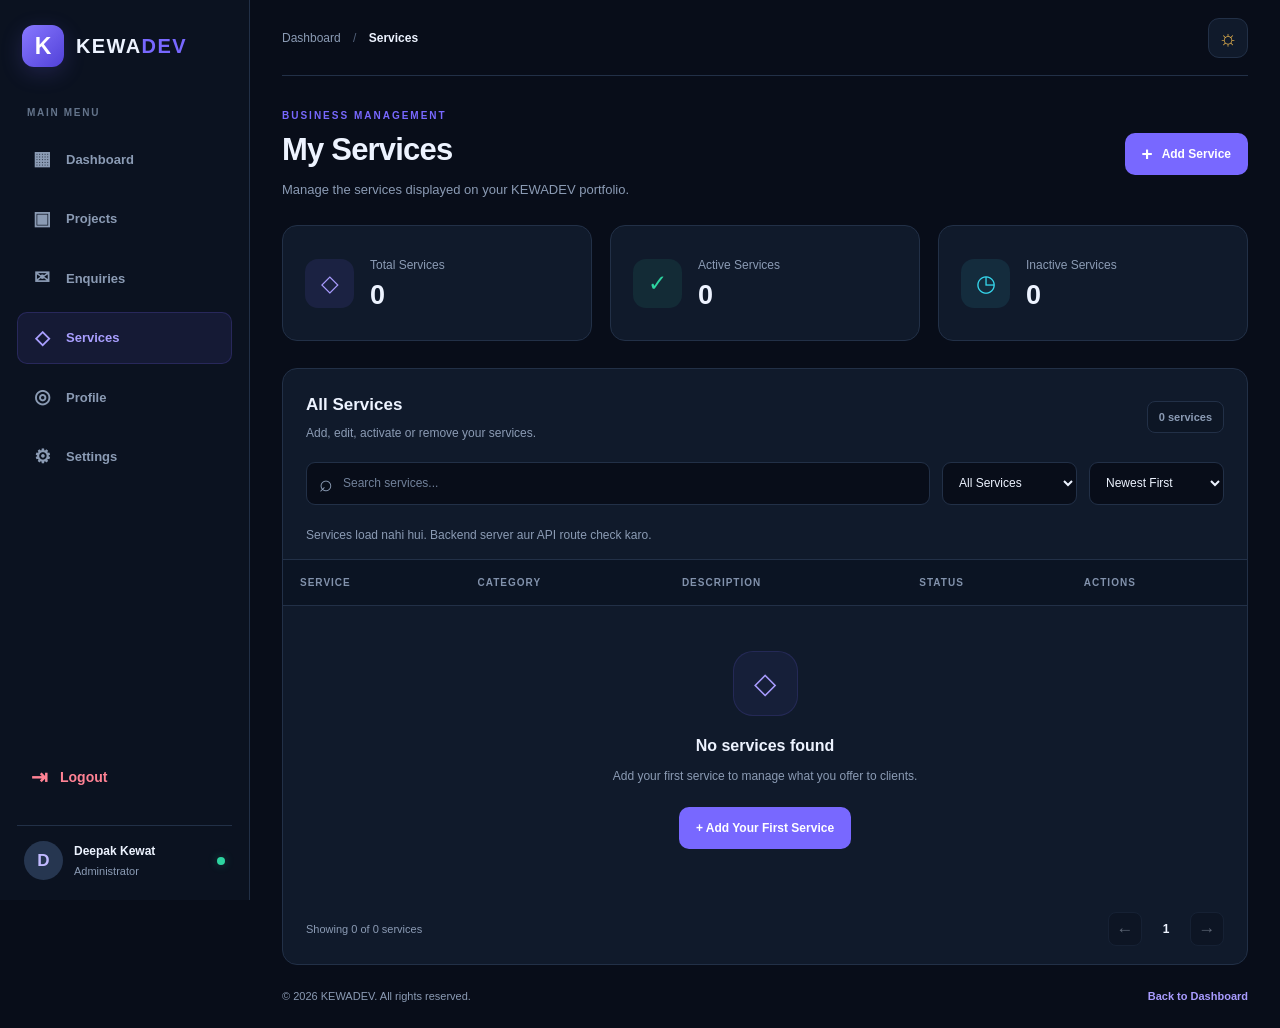
<file: services.html>
<!DOCTYPE html>
<html lang="en">

<head>
    <meta charset="UTF-8">
    <meta name="viewport" content="width=device-width, initial-scale=1.0">
    <meta name="theme-color" content="#080d19">

    <title>Services | KEWADEV Admin</title>

    <link rel="stylesheet" href="css/services.css">
</head>

<body>

    <!-- SIDEBAR -->
    <aside class="sidebar" id="sidebar">

        <a href="../index.html" class="brand">
            <div class="brand-icon">K</div>
            <div class="brand-text">KEWA<span>DEV</span></div>
        </a>

        <p class="sidebar-label">MAIN MENU</p>

        <nav class="sidebar-nav">

            <a href="../index.html" class="nav-link">
                <span class="nav-icon">▦</span>
                <span>Dashboard</span>
            </a>

            <a href="projects.html" class="nav-link">
                <span class="nav-icon">▣</span>
                <span>Projects</span>
            </a>

            <a href="enquiries.html" class="nav-link">
                <span class="nav-icon">✉</span>
                <span>Enquiries</span>
            </a>

            <a href="services.html" class="nav-link active">
                <span class="nav-icon">◇</span>
                <span>Services</span>
            </a>

            <a href="profile.html" class="nav-link">
                <span class="nav-icon">◎</span>
                <span>Profile</span>
            </a>

            <a href="settings.html" class="nav-link">
                <span class="nav-icon">⚙</span>
                <span>Settings</span>
            </a>

        </nav>

        <div class="sidebar-bottom">

            <button type="button" class="logout-btn" id="logoutBtn">
                <span>⇥</span>
                <span>Logout</span>
            </button>

            <div class="admin-user">
                <div class="user-avatar">D</div>

                <div class="user-info">
                    <strong>Deepak Kewat</strong>
                    <small>Administrator</small>
                </div>

                <span class="online-dot"></span>
            </div>

        </div>

    </aside>


    <!-- MAIN CONTENT -->
    <main class="main-content">

        <!-- TOPBAR -->
        <header class="topbar">

            <div class="topbar-left">

                <button
                    type="button"
                    class="menu-btn"
                    id="menuBtn"
                    aria-label="Toggle navigation"
                    aria-controls="sidebar"
                    aria-expanded="false"
                >
                    ☰
                </button>

                <div class="breadcrumb">
                    Dashboard <span>/</span>
                    <strong>Services</strong>
                </div>

            </div>

            <div class="topbar-actions">

                <button
                    type="button"
                    class="icon-btn"
                    id="themeToggle"
                    aria-label="Toggle light and dark theme"
                    title="Toggle theme"
                >
                    ☼
                </button>

            </div>

        </header>


        <!-- PAGE HEADING -->
        <section class="page-heading">

            <div>
                <p class="eyebrow">BUSINESS MANAGEMENT</p>

                <h1>My Services</h1>

                <p>
                    Manage the services displayed on your KEWADEV portfolio.
                </p>
            </div>

            <button
                type="button"
                class="primary-btn"
                id="addServiceBtn"
            >
                <span>+</span>
                Add Service
            </button>

        </section>


        <!-- STATS -->
        <section class="service-stats">

            <article class="stat-card">
                <div class="stat-icon purple">◇</div>

                <div class="stat-info">
                    <p>Total Services</p>
                    <h2 id="totalServices">0</h2>
                </div>
            </article>

            <article class="stat-card">
                <div class="stat-icon green">✓</div>

                <div class="stat-info">
                    <p>Active Services</p>
                    <h2 id="activeServices">0</h2>
                </div>
            </article>

            <article class="stat-card">
                <div class="stat-icon cyan">◷</div>

                <div class="stat-info">
                    <p>Inactive Services</p>
                    <h2 id="inactiveServices">0</h2>
                </div>
            </article>

        </section>


        <!-- SERVICES PANEL -->
        <section class="panel">

            <div class="panel-header">

                <div>
                    <h2>All Services</h2>

                    <p>
                        Add, edit, activate or remove your services.
                    </p>
                </div>

                <span class="record-count" id="serviceRecordCount">
                    0 services
                </span>

            </div>


            <!-- SEARCH AND FILTERS -->
            <div class="service-toolbar">

                <label class="search-box">

                    <span>⌕</span>

                    <input
                        type="search"
                        id="serviceSearch"
                        placeholder="Search services..."
                        autocomplete="off"
                    >

                </label>

                <select id="serviceStatusFilter" aria-label="Filter services">
                    <option value="all">All Services</option>
                    <option value="active">Active</option>
                    <option value="inactive">Inactive</option>
                </select>

                <select id="serviceSortFilter" aria-label="Sort services">
                    <option value="newest">Newest First</option>
                    <option value="oldest">Oldest First</option>
                    <option value="name">Name A–Z</option>
                </select>

            </div>


            <!-- STATUS MESSAGE -->
            <div
                class="page-message"
                id="servicePageMessage"
                role="status"
                aria-live="polite"
            ></div>


            <!-- SERVICES TABLE -->
            <div class="table-wrapper">

                <table class="services-table">

                    <thead>
                        <tr>
                            <th>SERVICE</th>
                            <th>CATEGORY</th>
                            <th>DESCRIPTION</th>
                            <th>STATUS</th>
                            <th>ACTIONS</th>
                        </tr>
                    </thead>

                    <tbody id="servicesTableBody">
                        <!-- Services rendered by JavaScript -->
                    </tbody>

                </table>

            </div>


            <!-- EMPTY STATE -->
            <div class="empty-state" id="serviceEmptyState">

                <div class="empty-icon">◇</div>

                <h3 id="serviceEmptyTitle">No services found</h3>

                <p id="serviceEmptyDescription">
                    Add your first service to manage what you offer to clients.
                </p>

                <button
                    type="button"
                    class="primary-btn"
                    id="emptyAddServiceBtn"
                >
                    + Add Your First Service
                </button>

            </div>


            <!-- PAGINATION -->
            <div class="pagination">

                <p id="servicePaginationInfo">
                    Showing 0 of 0 services
                </p>

                <div class="pagination-buttons">

                    <button
                        type="button"
                        id="previousServicePageBtn"
                        aria-label="Previous page"
                        disabled
                    >
                        ←
                    </button>

                    <span id="currentServicePage">1</span>

                    <button
                        type="button"
                        id="nextServicePageBtn"
                        aria-label="Next page"
                        disabled
                    >
                        →
                    </button>

                </div>

            </div>

        </section>


        <!-- FOOTER -->
        <footer class="admin-footer">

            <p>
                © <span id="currentYear"></span> KEWADEV.
                All rights reserved.
            </p>

            <a href="../index.html">Back to Dashboard</a>

        </footer>

    </main>


    <!-- ADD / EDIT SERVICE MODAL -->
    <div
        class="modal"
        id="serviceModal"
        hidden
        role="dialog"
        aria-modal="true"
        aria-labelledby="serviceModalTitle"
    >

        <div class="modal-backdrop" data-close-service-modal></div>

        <div class="modal-content">

            <div class="modal-header">

                <div>
                    <h2 id="serviceModalTitle">Add New Service</h2>

                    <p>
                        Enter the details of the service you offer.
                    </p>
                </div>

                <button
                    type="button"
                    class="close-btn"
                    id="closeServiceModal"
                    aria-label="Close service form"
                >
                    ×
                </button>

            </div>


            <!-- SERVICE FORM -->
            <form id="serviceForm">

                <input type="hidden" id="serviceId">

                <div class="form-group">

                    <label for="serviceName">
                        Service Name *
                    </label>

                    <input
                        type="text"
                        id="serviceName"
                        name="serviceName"
                        placeholder="e.g. Web Development"
                        maxlength="100"
                        required
                    >

                </div>


                <div class="form-group">

                    <label for="serviceCategory">
                        Category *
                    </label>

                    <select
                        id="serviceCategory"
                        name="serviceCategory"
                        required
                    >
                        <option value="">Select Category</option>
                        <option value="Development">Development</option>
                        <option value="Design">Design</option>
                        <option value="Maintenance">Maintenance</option>
                        <option value="Consulting">Consulting</option>
                        <option value="Other">Other</option>
                    </select>

                </div>


                <div class="form-group">

                    <label for="serviceIcon">
                        Icon / Emoji
                    </label>

                    <input
                        type="text"
                        id="serviceIcon"
                        name="serviceIcon"
                        placeholder="e.g. 💻"
                        maxlength="20"
                    >

                </div>


                <div class="form-group">

                    <label for="serviceDescription">
                        Description *
                    </label>

                    <textarea
                        id="serviceDescription"
                        name="serviceDescription"
                        rows="5"
                        maxlength="1000"
                        placeholder="Describe the service you provide..."
                        required
                    ></textarea>

                </div>


                <div class="form-group">

                    <label for="serviceStatus">
                        Service Status
                    </label>

                    <select
                        id="serviceStatus"
                        name="serviceStatus"
                        required
                    >
                        <option value="active">Active</option>
                        <option value="inactive">Inactive</option>
                    </select>

                </div>


                <div class="modal-actions">

                    <button
                        type="button"
                        class="secondary-btn"
                        id="cancelServiceBtn"
                    >
                        Cancel
                    </button>

                    <button
                        type="submit"
                        class="primary-btn"
                        id="saveServiceBtn"
                    >
                        Save Service
                    </button>

                </div>

            </form>

        </div>

    </div>


    <!-- JAVASCRIPT -->
    <script src="js/main.js"></script>
    <script src="js/services.js"></script>

</body>

</html>
</file>
<file: css/dashboard.css>
/* ========================================
   KEWA PORTFOLIO ADMIN
   DASHBOARD STYLESHEET
======================================== */


/* 1. ROOT VARIABLES */

:root {
    --bg-primary: #030817;
    --bg-secondary: #071226;
    --bg-card: #07162b;
    --bg-hover: #101e3b;

    --border-color: #102d50;
    --border-glow: #253cff;

    --text-primary: #edf3ff;
    --text-secondary: #9aaccb;
    --text-muted: #647795;

    --blue: #246bff;
    --purple: #792cff;
    --cyan: #13cfff;
    --green: #19e6b3;
    --red: #ff4d79;

    --sidebar-width: 225px;

    --radius-sm: 8px;
    --radius-md: 13px;
    --radius-lg: 17px;

    --transition: 0.25s ease;
}


/* 2. RESET */

* {
    margin: 0;
    padding: 0;
    box-sizing: border-box;
}

html {
    scroll-behavior: smooth;
}

body {
    min-height: 100vh;
    background:
        radial-gradient(
            circle at 80% 0%,
            rgba(30, 55, 145, 0.12),
            transparent 35%
        ),
        var(--bg-primary);

    color: var(--text-primary);

    font-family:
        Inter,
        "Segoe UI",
        Arial,
        sans-serif;

    font-size: 14px;
    line-height: 1.5;
}

button,
input {
    font: inherit;
}

button,
a {
    -webkit-tap-highlight-color: transparent;
}

button {
    color: inherit;
    cursor: pointer;
}

a {
    color: inherit;
    text-decoration: none;
}

button:focus-visible,
a:focus-visible,
input:focus-visible {
    outline: 2px solid var(--cyan);
    outline-offset: 3px;
}


/* 3. MAIN LAYOUT */

.admin-layout {
    display: flex;
    min-height: 100vh;
}


/* 4. SIDEBAR */

.sidebar {
    width: var(--sidebar-width);
    height: 100vh;

    position: fixed;
    top: 0;
    left: 0;
    z-index: 100;

    display: flex;
    flex-direction: column;

    padding: 25px 16px 15px;

    background: rgba(3, 11, 29, 0.97);

    border-right: 1px solid var(--border-color);

    transition: transform var(--transition);
}


/* BRAND */

.brand {
    text-align: center;
    padding: 0 0 32px;
}

.brand h1 {
    font-size: 37px;
    font-weight: 900;
    letter-spacing: 3px;

    background: linear-gradient(
        110deg,
        #28d8ff,
        #5675ff,
        #bd54ff
    );

    -webkit-background-clip: text;
    background-clip: text;
    color: transparent;

    filter: drop-shadow(
        0 0 15px rgba(64, 102, 255, 0.3)
    );
}

.brand p {
    color: var(--text-secondary);
    font-size: 12px;
    margin-top: -4px;
}


/* SIDEBAR NAVIGATION */

.sidebar-nav {
    display: flex;
    flex-direction: column;
    gap: 7px;
}

.nav-link {
    min-height: 43px;

    display: flex;
    align-items: center;
    gap: 12px;

    padding: 10px 12px;

    border: 1px solid transparent;
    border-radius: var(--radius-sm);

    background: transparent;

    color: var(--text-secondary);
    font-size: 13px;

    transition: var(--transition);
}

.nav-link > span:first-child {
    width: 20px;
    flex-shrink: 0;

    font-size: 18px;
    text-align: center;
}

.nav-link:hover {
    background: var(--bg-hover);
    color: white;
}

.nav-link.active {
    color: white;

    background: linear-gradient(
        110deg,
        #1748e9,
        #3213a5
    );

    border-color: rgba(104, 111, 255, 0.3);

    box-shadow:
        0 4px 15px rgba(44, 51, 255, 0.16);
}

.nav-badge {
    margin-left: auto;

    min-width: 20px;
    padding: 2px 6px;

    border-radius: 6px;

    text-align: center;
    font-size: 11px;

    background: #742bff;
    color: white;
}


/* SIDEBAR BOTTOM */

.sidebar-bottom {
    margin-top: auto;
    padding-top: 16px;

    border-top: 1px solid var(--border-color);
}

.logout-btn {
    width: 100%;
    text-align: left;
    margin-bottom: 20px;
}

.admin-user {
    display: flex;
    align-items: center;
    gap: 10px;

    padding: 13px 3px 3px;

    border-top: 1px solid var(--border-color);
}

.user-avatar {
    width: 37px;
    height: 37px;

    flex-shrink: 0;

    display: grid;
    place-items: center;

    border-radius: 50%;

    color: white;
    font-weight: 700;

    background: linear-gradient(
        135deg,
        #1b7dff,
        #852dff
    );

    border: 1px solid #755aff;

    box-shadow: 0 0 12px rgba(106, 58, 255, 0.22);
}

.user-info {
    display: flex;
    flex-direction: column;

    min-width: 0;
}

.user-info strong {
    font-size: 11px;
    font-weight: 600;

    overflow: hidden;
    text-overflow: ellipsis;
    white-space: nowrap;
}

.user-info small {
    color: var(--text-secondary);
    font-size: 10px;
}

.online-dot {
    width: 7px;
    height: 7px;

    flex-shrink: 0;
    margin-left: auto;

    border-radius: 50%;
    background: var(--green);

    box-shadow: 0 0 8px var(--green);
}


/* 5. MAIN CONTENT */

.main-content {
    width: calc(100% - var(--sidebar-width));
    min-width: 0;

    margin-left: var(--sidebar-width);
    padding: 22px 27px 15px;
}


/* 6. TOPBAR */

.topbar {
    min-height: 48px;

    display: flex;
    align-items: center;
    justify-content: space-between;
    gap: 20px;

    margin-bottom: 32px;
}

.search-box {
    width: min(100%, 410px);
    height: 42px;

    display: flex;
    align-items: center;
    gap: 10px;

    padding: 0 14px;

    background: var(--bg-secondary);

    border: 1px solid var(--border-color);
    border-radius: 30px;

    transition: var(--transition);
}

.search-box:focus-within {
    border-color: var(--blue);
    box-shadow: 0 0 12px rgba(36, 107, 255, 0.12);
}

.search-box > span {
    font-size: 22px;
    color: var(--text-secondary);
}

.search-box input {
    width: 100%;

    background: transparent;
    border: none;
    outline: none;

    color: white;
    font-size: 12px;
}

.search-box input::placeholder {
    color: var(--text-muted);
}

.topbar-actions {
    display: flex;
    align-items: center;
    gap: 18px;
}

.icon-btn,
.menu-btn {
    width: 39px;
    height: 39px;

    display: grid;
    place-items: center;

    border: 1px solid var(--border-color);
    border-radius: 10px;

    background: var(--bg-secondary);

    color: var(--text-primary);
    font-size: 20px;

    transition: var(--transition);
}

.icon-btn:hover,
.menu-btn:hover {
    border-color: var(--purple);
    background: var(--bg-hover);
}

.topbar-user {
    display: flex;
    align-items: center;
    gap: 10px;
}

.menu-btn {
    display: none;
}


/* 7. PAGE HEADING */

.page-heading {
    display: flex;
    align-items: flex-start;
    justify-content: space-between;
    gap: 15px;

    margin-bottom: 25px;
}

.page-heading h2 {
    font-size: 27px;
    font-weight: 700;
    letter-spacing: -0.5px;
}

.page-heading p {
    margin-top: 5px;

    color: var(--text-secondary);
    font-size: 12px;
}

.date-info {
    display: flex;
    flex-direction: column;
    align-items: flex-end;

    color: var(--text-secondary);
    font-size: 11px;
}

.date-info small {
    margin-top: 3px;
    color: var(--text-muted);
}


/* 8. STATISTICS GRID */

.stats-grid {
    display: grid;

    grid-template-columns: repeat(4, minmax(0, 1fr));

    gap: 16px;
    margin-bottom: 22px;
}

.stat-card {
    min-width: 0;
    min-height: 112px;

    display: flex;
    align-items: flex-start;
    gap: 13px;

    padding: 20px 17px;

    background: linear-gradient(
        145deg,
        rgba(8, 27, 51, 0.96),
        rgba(5, 16, 36, 0.96)
    );

    border: 1px solid var(--border-color);
    border-radius: var(--radius-md);

    transition: var(--transition);
}

.stat-card:hover {
    transform: translateY(-3px);

    border-color: #304cff;

    box-shadow:
        0 8px 25px rgba(17, 54, 143, 0.13);
}

.stat-icon {
    width: 43px;
    height: 43px;

    flex-shrink: 0;

    display: grid;
    place-items: center;

    border-radius: 11px;
    font-size: 23px;
}

.cyan {
    color: #14d8ff;
    background: rgba(0, 195, 255, 0.13);
}

.purple {
    color: #b65cff;
    background: rgba(138, 43, 226, 0.17);
}

.green {
    color: #19e6b3;
    background: rgba(25, 230, 179, 0.12);
}

.blue {
    color: #4d9cff;
    background: rgba(40, 113, 255, 0.15);
}

.stat-info {
    min-width: 0;
}

.stat-info p {
    color: var(--text-secondary);
    font-size: 11px;
}

.stat-info h3 {
    margin: 4px 0;

    color: var(--text-primary);
    font-size: 26px;
    line-height: 1.2;

    font-weight: 700;
}

.stat-info small {
    display: block;
    margin-top: 7px;

    color: var(--green);
    font-size: 10px;
}


/* 9. DASHBOARD GRID */

.dashboard-grid {
    display: grid;

    grid-template-columns: 1.1fr 0.9fr;

    gap: 18px;
    margin-bottom: 22px;
}


/* 10. PANELS */

.panel {
    min-width: 0;

    padding: 20px;

    background: linear-gradient(
        145deg,
        rgba(7, 23, 45, 0.96),
        rgba(4, 14, 32, 0.98)
    );

    border: 1px solid var(--border-color);
    border-radius: var(--radius-md);

    transition: border-color var(--transition);
}

.panel:hover {
    border-color: rgba(58, 86, 255, 0.5);
}

.panel-header {
    display: flex;
    align-items: center;
    justify-content: space-between;
    gap: 12px;

    margin-bottom: 22px;
}

.panel-header h3 {
    font-size: 15px;
    font-weight: 650;
}

.panel-header p {
    margin-top: 4px;

    color: var(--text-secondary);
    font-size: 11px;
}

.text-link {
    flex-shrink: 0;

    color: #6a8cff;
    font-size: 11px;
    font-weight: 600;

    transition: color var(--transition);
}

.text-link:hover {
    color: var(--cyan);
}


/* 11. EMPTY STATES */

.empty-state {
    min-height: 210px;

    display: flex;
    flex-direction: column;
    align-items: center;
    justify-content: center;

    padding: 20px 10px;
    text-align: center;
}

.empty-icon {
    width: 52px;
    height: 52px;

    display: grid;
    place-items: center;

    margin-bottom: 14px;

    border-radius: 15px;

    color: #8d70ff;
    background: rgba(112, 66, 255, 0.12);

    font-size: 26px;
}

.empty-state h4 {
    margin-bottom: 5px;
    font-size: 13px;
}

.empty-state p {
    color: var(--text-secondary);
    font-size: 11px;
}


/* PRIMARY BUTTON */

.primary-btn {
    display: inline-flex;
    align-items: center;
    justify-content: center;

    min-height: 37px;
    margin-top: 17px;
    padding: 0 17px;

    border: 1px solid #6450ff;
    border-radius: 8px;

    background: linear-gradient(
        110deg,
        #244dff,
        #7629e9
    );

    color: white;
    font-size: 11px;
    font-weight: 600;

    box-shadow: 0 4px 15px rgba(83, 46, 255, 0.18);

    transition: var(--transition);
}

.primary-btn:hover {
    transform: translateY(-2px);

    box-shadow: 0 6px 20px rgba(83, 46, 255, 0.3);
}


/* 12. QUICK ACTIONS */

.quick-actions-panel {
    margin-bottom: 25px;
}

.quick-actions {
    display: grid;
    grid-template-columns: repeat(2, minmax(0, 1fr));

    gap: 13px;
}

.quick-action {
    min-width: 0;

    display: flex;
    align-items: center;
    gap: 13px;

    padding: 15px;

    border: 1px solid var(--border-color);
    border-radius: var(--radius-sm);

    background: rgba(5, 16, 35, 0.7);

    transition: var(--transition);
}

.quick-action:hover {
    border-color: #494aff;
    background: var(--bg-hover);

    transform: translateY(-2px);
}

.action-icon {
    width: 42px;
    height: 42px;

    flex-shrink: 0;

    display: grid;
    place-items: center;

    border-radius: 11px;
    font-size: 23px;
}

.quick-action > span:nth-child(2) {
    min-width: 0;

    display: flex;
    flex-direction: column;
    gap: 4px;
}

.quick-action strong {
    font-size: 12px;
    font-weight: 600;
}

.quick-action small {
    color: var(--text-secondary);
    font-size: 10px;
}

.action-arrow {
    margin-left: auto;

    color: var(--text-muted);
    font-size: 19px;
}


/* 13. FOOTER */

.admin-footer {
    display: flex;
    align-items: center;
    justify-content: space-between;
    gap: 12px;

    padding: 15px 0 5px;

    border-top: 1px solid var(--border-color);

    color: var(--text-muted);
    font-size: 10px;
}


/* 14. LIGHT THEME
   JS adds .light-theme to body */

body.light-theme {
    --bg-primary: #eef3ff;
    --bg-secondary: #ffffff;
    --bg-card: #ffffff;
    --bg-hover: #e8edff;

    --border-color: #d5def0;
    --border-glow: #5865f2;

    --text-primary: #17223c;
    --text-secondary: #5b6985;
    --text-muted: #7c8ba5;
}

body.light-theme .sidebar {
    background: #ffffff;
}

body.light-theme .stat-card,
body.light-theme .panel {
    background: #ffffff;
}

body.light-theme .search-box input {
    color: var(--text-primary);
}

body.light-theme .quick-action {
    background: #f7f9ff;
}


/* 15. TABLET RESPONSIVE */

@media (max-width: 1150px) {

    :root {
        --sidebar-width: 205px;
    }

    .main-content {
        padding: 20px;
    }

    .stats-grid {
        grid-template-columns: repeat(2, minmax(0, 1fr));
    }

    .dashboard-grid {
        grid-template-columns: 1fr;
    }

    .stat-card {
        min-height: 105px;
    }

}


/* 16. MOBILE RESPONSIVE */

@media (max-width: 700px) {

    :root {
        --sidebar-width: 250px;
    }

    .sidebar {
        width: var(--sidebar-width);
        max-width: 85vw;

        transform: translateX(-105%);

        box-shadow: none;
    }

    .sidebar.open {
        transform: translateX(0);

        box-shadow:
            15px 0 45px rgba(0, 0, 0, 0.45);
    }

    .main-content {
        width: 100%;
        margin-left: 0;

        padding: 15px 13px;
    }

    .topbar {
        gap: 10px;
        margin-bottom: 25px;
    }

    .menu-btn {
        display: grid;

        width: 38px;
        height: 38px;

        flex-shrink: 0;
    }

    .search-box {
        flex: 1;
        min-width: 0;

        height: 38px;
        padding: 0 10px;
    }

    .search-box input {
        min-width: 0;
        font-size: 11px;
    }

    .topbar-actions {
        gap: 8px;
    }

    .icon-btn {
        width: 36px;
        height: 36px;
    }

    .topbar-user .user-info {
        display: none;
    }

    .topbar-user .user-avatar {
        width: 35px;
        height: 35px;
    }

    .page-heading {
        flex-direction: column;
        gap: 10px;

        margin-bottom: 20px;
    }

    .page-heading h2 {
        font-size: 24px;
    }

    .page-heading p {
        font-size: 11px;
    }

    .date-info {
        align-items: flex-start;
    }

    .stats-grid {
        gap: 10px;
        margin-bottom: 16px;
    }

    .stat-card {
        min-height: 100px;

        gap: 9px;
        padding: 13px 10px;
    }

    .stat-icon {
        width: 34px;
        height: 34px;

        border-radius: 9px;
        font-size: 19px;
    }

    .stat-info p {
        font-size: 10px;
    }

    .stat-info h3 {
        font-size: 22px;
    }

    .stat-info small {
        font-size: 9px;
    }

    .dashboard-grid {
        gap: 14px;
        margin-bottom: 16px;
    }

    .panel {
        padding: 15px 12px;
    }

    .panel-header {
        margin-bottom: 15px;
    }

    .panel-header h3 {
        font-size: 14px;
    }

    .quick-actions {
        grid-template-columns: 1fr;
        gap: 10px;
    }

    .quick-action {
        padding: 12px;
        gap: 10px;
    }

    .action-icon {
        width: 37px;
        height: 37px;
    }

    .quick-action strong {
        font-size: 11px;
    }

    .quick-action small {
        font-size: 9px;
    }

    .admin-footer {
        flex-direction: column;
        align-items: flex-start;
        gap: 5px;
    }

}


/* 17. SMALL MOBILE */

@media (max-width: 380px) {

    .main-content {
        padding: 12px 9px;
    }

    .stats-grid {
        gap: 8px;
    }

    .stat-card {
        padding: 11px 8px;
        gap: 7px;
    }

    .stat-icon {
        width: 29px;
        height: 29px;

        font-size: 16px;
    }

    .stat-info h3 {
        font-size: 19px;
    }

    .stat-info p {
        font-size: 9px;
    }

    .search-box {
        gap: 5px;
    }

    .search-box input {
        font-size: 10px;
    }

    .topbar-actions {
        gap: 5px;
    }

}


/* 18. REDUCED MOTION */

@media (prefers-reduced-motion: reduce) {

    *,
    *::before,
    *::after {
        scroll-behavior: auto !important;
        animation-duration: 0.01ms !important;
        transition-duration: 0.01ms !important;
    }

}
</file>
<file: css/enquiries.css>
/* ========================================
   KEWADEV ADMIN - ENQUIRIES CSS
   File: css/enquiries.css
======================================== */

/* ---------- RESET ---------- */

:root {
    --bg: #080d19;
    --sidebar-bg: #0b1220;
    --surface: #101a2b;
    --surface-hover: #162238;
    --border: #223047;
    --text: #edf3ff;
    --muted: #8b9bb4;
    --primary: #7868ff;
    --primary-hover: #6554f5;
    --cyan: #36d8ee;
    --green: #2dd4a0;
    --red: #ff647c;
    --yellow: #f5bd4f;
    --sidebar-width: 250px;
    --radius: 15px;
}

* {
    margin: 0;
    padding: 0;
    box-sizing: border-box;
}

html {
    min-height: 100%;
    scroll-behavior: smooth;
}

body {
    min-height: 100vh;
    background: var(--bg);
    color: var(--text);
    font-family: Inter, -apple-system, BlinkMacSystemFont,
        "Segoe UI", sans-serif;
    font-size: 14px;
    line-height: 1.5;
}

button,
input,
select,
textarea {
    font: inherit;
}

button,
select {
    cursor: pointer;
}

button:focus-visible,
a:focus-visible,
input:focus-visible,
select:focus-visible {
    outline: 2px solid var(--cyan);
    outline-offset: 3px;
}

a {
    color: inherit;
    text-decoration: none;
}

button {
    color: inherit;
}

[hidden] {
    display: none !important;
}

/* ---------- SIDEBAR ---------- */

.sidebar {
    position: fixed;
    inset: 0 auto 0 0;
    z-index: 1000;
    display: flex;
    flex-direction: column;
    width: var(--sidebar-width);
    height: 100dvh;
    padding: 25px 17px 16px;
    overflow-y: auto;
    background: var(--sidebar-bg);
    border-right: 1px solid var(--border);
    transition: transform 0.25s ease;
}

.brand {
    display: flex;
    align-items: center;
    gap: 12px;
    padding: 0 5px;
    margin-bottom: 38px;
}

.brand-icon {
    display: grid;
    place-items: center;
    width: 42px;
    height: 42px;
    flex-shrink: 0;
    border-radius: 12px;
    background: linear-gradient(135deg, #8878ff, #5141d8);
    color: #fff;
    font-size: 23px;
    font-weight: 800;
    box-shadow: 0 6px 22px #7868ff30;
}

.brand-text {
    color: var(--text);
    font-size: 20px;
    font-weight: 850;
    letter-spacing: 1.4px;
}

.brand-text span {
    color: var(--primary);
}

.sidebar-label {
    padding: 0 10px;
    margin-bottom: 13px;
    color: #64748b;
    font-size: 10px;
    font-weight: 800;
    letter-spacing: 1.7px;
}

.sidebar-nav {
    display: flex;
    flex-direction: column;
    gap: 7px;
}

.nav-link {
    display: flex;
    align-items: center;
    gap: 13px;
    min-height: 46px;
    padding: 11px 13px;
    border: 1px solid transparent;
    border-radius: 10px;
    color: var(--muted);
    font-size: 13px;
    font-weight: 600;
    transition: 0.2s ease;
}

.nav-link:hover {
    color: var(--text);
    background: var(--surface-hover);
}

.nav-link.active {
    color: #a99fff;
    background: #7868ff19;
    border-color: #7868ff30;
}

.nav-icon {
    display: grid;
    place-items: center;
    width: 22px;
    font-size: 19px;
}

.sidebar-bottom {
    margin-top: auto;
    padding-top: 25px;
}

.logout-btn {
    display: flex;
    align-items: center;
    gap: 12px;
    width: 100%;
    padding: 12px 13px;
    margin-bottom: 20px;
    border: 1px solid transparent;
    border-radius: 10px;
    background: transparent;
    color: #ff8294;
    text-align: left;
    font-weight: 600;
}

.logout-btn:hover {
    background: #ff647c12;
    border-color: #ff647c28;
}

.logout-btn span:first-child {
    font-size: 20px;
}

.admin-user {
    display: flex;
    align-items: center;
    gap: 11px;
    padding: 15px 7px 4px;
    border-top: 1px solid var(--border);
}

.user-avatar {
    display: grid;
    place-items: center;
    width: 39px;
    height: 39px;
    flex-shrink: 0;
    border-radius: 50%;
    background: #263650;
    color: #c2baff;
    font-size: 17px;
    font-weight: 800;
}

.user-info {
    display: flex;
    flex: 1;
    flex-direction: column;
    min-width: 0;
}

.user-info strong {
    overflow: hidden;
    color: var(--text);
    font-size: 12px;
    text-overflow: ellipsis;
    white-space: nowrap;
}

.user-info small {
    margin-top: 3px;
    color: var(--muted);
    font-size: 11px;
}

.online-dot {
    width: 8px;
    height: 8px;
    flex-shrink: 0;
    border-radius: 50%;
    background: var(--green);
    box-shadow: 0 0 10px #2dd4a050;
}

/* ---------- MAIN CONTENT ---------- */

.main-content {
    min-width: 0;
    min-height: 100vh;
    margin-left: var(--sidebar-width);
    padding: 0 32px;
}

/* ---------- TOPBAR ---------- */

.topbar {
    display: flex;
    align-items: center;
    justify-content: space-between;
    min-height: 76px;
    gap: 15px;
    border-bottom: 1px solid var(--border);
}

.topbar-left,
.topbar-actions {
    display: flex;
    align-items: center;
    gap: 15px;
}

.breadcrumb {
    color: var(--muted);
    font-size: 12px;
}

.breadcrumb span {
    padding: 0 9px;
    color: #52617a;
}

.breadcrumb strong {
    color: var(--text);
    font-weight: 700;
}

.menu-btn {
    display: none;
    place-items: center;
    width: 40px;
    height: 40px;
    border: 1px solid var(--border);
    border-radius: 10px;
    background: var(--surface);
    font-size: 20px;
}

.icon-btn {
    display: grid;
    place-items: center;
    width: 40px;
    height: 40px;
    border: 1px solid var(--border);
    border-radius: 11px;
    background: var(--surface);
    color: var(--yellow);
    font-size: 21px;
    transition: 0.2s ease;
}

.icon-btn:hover {
    background: var(--surface-hover);
    transform: translateY(-2px);
}

/* ---------- PAGE HEADING ---------- */

.page-heading {
    display: flex;
    align-items: center;
    justify-content: space-between;
    gap: 20px;
    padding: 32px 0 26px;
}

.eyebrow {
    margin-bottom: 8px;
    color: var(--primary);
    font-size: 10px;
    font-weight: 800;
    letter-spacing: 2px;
}

.page-heading h1 {
    color: var(--text);
    font-size: clamp(24px, 3vw, 31px);
    font-weight: 800;
    letter-spacing: -0.8px;
    line-height: 1.25;
}

.page-heading > div > p:last-child {
    margin-top: 10px;
    color: var(--muted);
    font-size: 13px;
}

/* ---------- BUTTONS ---------- */

.primary-btn,
.secondary-btn {
    display: inline-flex;
    align-items: center;
    justify-content: center;
    gap: 9px;
    min-height: 42px;
    padding: 10px 16px;
    border: 1px solid transparent;
    border-radius: 10px;
    font-size: 12px;
    font-weight: 700;
    transition: 0.2s ease;
}

.primary-btn {
    background: var(--primary);
    color: #fff;
}

.primary-btn:hover {
    background: var(--primary-hover);
    transform: translateY(-1px);
}

.secondary-btn {
    border-color: var(--border);
    background: var(--surface);
    color: var(--text);
}

.secondary-btn:hover {
    background: var(--surface-hover);
    border-color: #465674;
}

.secondary-btn span {
    font-size: 18px;
}

/* ---------- STAT CARDS ---------- */

.enquiry-stats {
    display: grid;
    grid-template-columns: repeat(3, minmax(0, 1fr));
    gap: 18px;
    margin-bottom: 27px;
}

.stat-card {
    display: flex;
    align-items: center;
    gap: 16px;
    min-width: 0;
    min-height: 116px;
    padding: 22px;
    border: 1px solid var(--border);
    border-radius: var(--radius);
    background: var(--surface);
    transition: border-color 0.2s ease, transform 0.2s ease;
}

.stat-card:hover {
    border-color: #435270;
    transform: translateY(-2px);
}

.stat-icon {
    display: grid;
    place-items: center;
    width: 49px;
    height: 49px;
    flex-shrink: 0;
    border-radius: 13px;
    font-size: 23px;
}

.stat-icon.purple {
    background: #7868ff1c;
    color: #a99cff;
}

.stat-icon.cyan {
    background: #36d8ee17;
    color: var(--cyan);
}

.stat-icon.green {
    background: #2dd4a017;
    color: var(--green);
}

.stat-info {
    min-width: 0;
}

.stat-info p {
    margin-bottom: 5px;
    color: var(--muted);
    font-size: 12px;
    font-weight: 500;
}

.stat-info h2 {
    color: var(--text);
    font-size: 27px;
    font-weight: 800;
    line-height: 1.2;
}

/* ---------- MAIN PANEL ---------- */

.panel {
    min-width: 0;
    overflow: hidden;
    border: 1px solid var(--border);
    border-radius: var(--radius);
    background: var(--surface);
}

.panel-header {
    display: flex;
    align-items: center;
    justify-content: space-between;
    gap: 15px;
    padding: 23px 23px 20px;
}

.panel-header h2 {
    font-size: 17px;
    font-weight: 750;
}

.panel-header p {
    margin-top: 6px;
    color: var(--muted);
    font-size: 12px;
}

.record-count {
    flex-shrink: 0;
    padding: 7px 11px;
    border: 1px solid var(--border);
    border-radius: 8px;
    background: #080d1950;
    color: var(--muted);
    font-size: 11px;
    font-weight: 600;
}

/* ---------- SEARCH & FILTERS ---------- */

.enquiry-toolbar {
    display: flex;
    align-items: center;
    gap: 12px;
    padding: 0 23px 21px;
}

.search-box {
    display: flex;
    align-items: center;
    flex: 1;
    gap: 10px;
    min-width: 150px;
    min-height: 43px;
    padding: 0 12px;
    border: 1px solid var(--border);
    border-radius: 9px;
    background: var(--bg);
}

.search-box > span {
    color: var(--muted);
    font-size: 23px;
    line-height: 1;
}

.search-box input {
    width: 100%;
    min-width: 0;
    border: 0;
    outline: 0;
    background: transparent;
    color: var(--text);
    font-size: 12px;
}

.search-box input::placeholder {
    color: #71819a;
}

.search-box:focus-within {
    border-color: var(--primary);
}

.enquiry-toolbar select,
.form-group select {
    min-width: 135px;
    min-height: 43px;
    padding: 0 30px 0 12px;
    border: 1px solid var(--border);
    border-radius: 9px;
    background: var(--bg);
    color: var(--text);
    font-size: 12px;
}

.enquiry-toolbar select:focus,
.form-group select:focus {
    border-color: var(--primary);
    outline: none;
}

select option {
    background: var(--surface);
    color: var(--text);
}

/* ---------- PAGE MESSAGE ---------- */

.page-message {
    margin: 0 23px 15px;
    color: var(--muted);
    font-size: 12px;
}

.page-message:empty {
    display: none;
}

/* ---------- TABLE ---------- */

.table-wrapper {
    width: 100%;
    overflow-x: auto;
    overscroll-behavior-x: contain;
    border-top: 1px solid var(--border);
    border-bottom: 1px solid var(--border);
}

.enquiries-table {
    width: 100%;
    min-width: 690px;
    border-collapse: collapse;
    text-align: left;
}

.enquiries-table thead {
    background: #0b1423;
}

.enquiries-table th {
    padding: 15px 18px;
    color: #8292ac;
    font-size: 10px;
    font-weight: 800;
    letter-spacing: 1px;
    white-space: nowrap;
}

.enquiries-table td {
    padding: 17px 18px;
    border-top: 1px solid var(--border);
    color: #c7d2e5;
    font-size: 12px;
    vertical-align: middle;
}

.enquiries-table tbody tr {
    transition: background 0.18s ease;
}

.enquiries-table tbody tr:hover {
    background: var(--surface-hover);
}

.enquiries-table td:first-child {
    color: var(--text);
    font-weight: 650;
}

.enquiries-table td:last-child {
    white-space: nowrap;
}

.enquiries-table button {
    margin: 2px;
}

.enquiries-table button,
.enquiries-table a {
    font-size: 12px;
}

/* Generic action buttons if rendered by enquiries.js */

.action-btn {
    display: inline-flex;
    align-items: center;
    justify-content: center;
    min-height: 32px;
    padding: 6px 10px;
    border: 1px solid var(--border);
    border-radius: 7px;
    background: var(--bg);
    color: var(--text);
    font-size: 11px;
    font-weight: 650;
}

.action-btn:hover {
    border-color: var(--primary);
    color: #b7adff;
}

.status-badge {
    display: inline-flex;
    align-items: center;
    justify-content: center;
    padding: 5px 9px;
    border: 1px solid transparent;
    border-radius: 30px;
    font-size: 10px;
    font-weight: 750;
    white-space: nowrap;
}

.status-badge.new {
    border-color: #36d8ee30;
    background: #36d8ee12;
    color: var(--cyan);
}

.status-badge.in-progress {
    border-color: #f5bd4f30;
    background: #f5bd4f12;
    color: var(--yellow);
}

.status-badge.completed {
    border-color: #2dd4a030;
    background: #2dd4a012;
    color: var(--green);
}

.status-badge.archived {
    border-color: #94a3b830;
    background: #94a3b812;
    color: #a6b2c5;
}

/* ---------- EMPTY STATE ---------- */

.empty-state {
    display: flex;
    flex-direction: column;
    align-items: center;
    justify-content: center;
    padding: 48px 22px;
    text-align: center;
}

.empty-icon {
    display: grid;
    place-items: center;
    width: 65px;
    height: 65px;
    margin-bottom: 18px;
    border: 1px solid #7868ff25;
    border-radius: 20px;
    background: #7868ff12;
    color: #a99cff;
    font-size: 29px;
}

.empty-state h3 {
    margin-bottom: 8px;
    font-size: 16px;
}

.empty-state p {
    max-width: 360px;
    color: var(--muted);
    font-size: 12px;
    line-height: 1.8;
}

/* ---------- PAGINATION ---------- */

.pagination {
    display: flex;
    align-items: center;
    justify-content: space-between;
    gap: 15px;
    padding: 18px 23px;
}

.pagination > p {
    color: var(--muted);
    font-size: 11px;
}

.pagination-buttons {
    display: flex;
    align-items: center;
    gap: 9px;
}

.pagination-buttons button {
    display: grid;
    place-items: center;
    width: 34px;
    height: 34px;
    border: 1px solid var(--border);
    border-radius: 8px;
    background: var(--bg);
    color: var(--text);
    font-size: 17px;
}

.pagination-buttons button:not(:disabled):hover {
    border-color: var(--primary);
    background: #7868ff16;
}

.pagination-buttons button:disabled {
    cursor: not-allowed;
    opacity: 0.35;
}

.pagination-buttons span {
    display: grid;
    place-items: center;
    min-width: 30px;
    color: var(--text);
    font-size: 12px;
    font-weight: 700;
}

/* ---------- FOOTER ---------- */

.admin-footer {
    display: flex;
    align-items: center;
    justify-content: space-between;
    gap: 15px;
    padding: 23px 0;
    color: var(--muted);
    font-size: 11px;
}

.admin-footer a {
    color: #a99cff;
    font-weight: 650;
}

.admin-footer a:hover {
    color: var(--cyan);
}

/* ---------- MODAL ---------- */

.modal {
    position: fixed;
    inset: 0;
    z-index: 2000;
    display: flex;
    align-items: center;
    justify-content: center;
    padding: 20px;
}

.modal-backdrop {
    position: absolute;
    inset: 0;
    background: #02050bd9;
    backdrop-filter: blur(5px);
}

.modal-content {
    position: relative;
    z-index: 1;
    width: 100%;
    max-width: 570px;
    max-height: min(85dvh, 760px);
    padding: 25px;
    overflow-y: auto;
    border: 1px solid #34435d;
    border-radius: 17px;
    background: var(--surface);
    box-shadow: 0 25px 90px #0007;
    animation: modal-enter 0.2s ease;
}

@keyframes modal-enter {
    from {
        opacity: 0;
        transform: translateY(10px) scale(0.99);
    }

    to {
        opacity: 1;
        transform: translateY(0) scale(1);
    }
}

.modal-header {
    display: flex;
    align-items: flex-start;
    justify-content: space-between;
    gap: 15px;
    padding-bottom: 20px;
    border-bottom: 1px solid var(--border);
}

.modal-header h2 {
    font-size: 19px;
    font-weight: 800;
}

.modal-header p {
    margin-top: 7px;
    color: var(--muted);
    font-size: 12px;
    line-height: 1.7;
}

.close-btn {
    display: grid;
    place-items: center;
    width: 36px;
    height: 36px;
    flex-shrink: 0;
    border: 1px solid var(--border);
    border-radius: 9px;
    background: var(--bg);
    color: var(--muted);
    font-size: 25px;
    line-height: 1;
}

.close-btn:hover {
    color: var(--red);
    border-color: #ff647c50;
}

.enquiry-details {
    display: grid;
    gap: 15px;
    padding: 22px 0;
    overflow-wrap: anywhere;
}

.detail-item {
    padding: 13px;
    border: 1px solid var(--border);
    border-radius: 10px;
    background: var(--bg);
}

.detail-item label,
.detail-label {
    display: block;
    margin-bottom: 6px;
    color: var(--muted);
    font-size: 10px;
    font-weight: 800;
    letter-spacing: 0.8px;
    text-transform: uppercase;
}

.detail-item p,
.detail-value {
    color: var(--text);
    font-size: 13px;
    line-height: 1.8;
    overflow-wrap: anywhere;
    white-space: pre-wrap;
}

.enquiry-details a {
    color: var(--cyan);
    overflow-wrap: anywhere;
}

.form-group {
    display: flex;
    flex-direction: column;
    gap: 9px;
}

.form-group > label {
    color: var(--text);
    font-size: 12px;
    font-weight: 700;
}

.form-group select {
    width: 100%;
}

.modal-actions {
    display: flex;
    justify-content: flex-end;
    gap: 10px;
    padding-top: 22px;
    margin-top: 22px;
    border-top: 1px solid var(--border);
}

/* ---------- MOBILE SIDEBAR OVERLAY ---------- */

.sidebar-overlay {
    display: none;
}

/* ---------- RESPONSIVE: SMALL DESKTOP ---------- */

@media (max-width: 1200px) {
    :root {
        --sidebar-width: 225px;
    }

    .main-content {
        padding-right: 24px;
        padding-left: 24px;
    }

    .enquiry-stats {
        gap: 12px;
    }

    .stat-card {
        gap: 12px;
        padding: 17px;
    }

    .enquiry-toolbar {
        flex-wrap: wrap;
    }

    .search-box {
        flex-basis: 100%;
    }

    .enquiry-toolbar select {
        flex: 1;
    }
}

/* ---------- RESPONSIVE: TABLET ---------- */

@media (max-width: 900px) {
    :root {
        --sidebar-width: 250px;
    }

    .sidebar {
        transform: translateX(-100%);
        box-shadow: none;
    }

    .sidebar.open {
        transform: translateX(0);
        box-shadow: 20px 0 70px #0008;
    }

    .main-content {
        margin-left: 0;
        padding-right: 22px;
        padding-left: 22px;
    }

    .menu-btn {
        display: grid;
    }

    .enquiry-stats {
        grid-template-columns: repeat(3, minmax(0, 1fr));
    }

    .stat-card {
        align-items: flex-start;
        flex-direction: column;
        gap: 12px;
        min-height: 145px;
    }
}


/* ---------- RESPONSIVE: MOBILE ---------- */

@media (max-width: 600px) {
    .main-content {
        padding-right: 14px;
        padding-left: 14px;
    }

    .topbar {
        min-height: 64px;
    }

    .topbar-left,
    .topbar-actions {
        gap: 10px;
    }

    .breadcrumb {
        font-size: 11px;
    }

    .breadcrumb span {
        padding: 0 5px;
    }

    .menu-btn,
    .icon-btn {
        width: 36px;
        height: 36px;
        flex-shrink: 0;
    }

    .page-heading {
        align-items: flex-start;
        flex-direction: column;
        gap: 17px;
        padding: 25px 0 22px;
    }

    .page-heading h1 {
        font-size: 25px;
    }

    .page-heading > .secondary-btn {
        width: 100%;
    }

    .enquiry-stats {
        grid-template-columns: 1fr;
        gap: 11px;
        margin-bottom: 20px;
    }

    .stat-card {
        align-items: center;
        flex-direction: row;
        min-height: 88px;
        padding: 17px;
    }

    .stat-icon {
        width: 44px;
        height: 44px;
    }

    .stat-info h2 {
        font-size: 23px;
    }

    .panel-header {
        align-items: flex-start;
        padding: 18px 15px;
    }

    .panel-header h2 {
        font-size: 16px;
    }

    .record-count {
        padding: 6px 8px;
        font-size: 10px;
    }

    .enquiry-toolbar {
        flex-direction: column;
        align-items: stretch;
        gap: 10px;
        padding: 0 15px 17px;
    }

    .search-box {
        flex: auto;
        width: 100%;
        min-height: 44px;
    }

    .enquiry-toolbar select {
        width: 100%;
        min-height: 42px;
        flex: auto;
    }

    .page-message {
        margin-right: 15px;
        margin-left: 15px;
    }

    .table-wrapper {
        width: 100%;
        overflow-x: auto;
        -webkit-overflow-scrolling: touch;
    }

    .enquiries-table {
        width: 100%;
        min-width: 650px;
    }

    .enquiries-table th,
    .enquiries-table td {
        padding: 13px 12px;
    }

    .empty-state {
        padding: 38px 17px;
    }

    .pagination {
        align-items: flex-start;
        flex-direction: column;
        gap: 14px;
        padding: 16px 15px;
    }

    .pagination-buttons {
        align-self: flex-end;
    }

    .admin-footer {
        align-items: flex-start;
        flex-direction: column;
        gap: 8px;
        padding: 20px 0;
    }

    .modal {
        align-items: center;
        padding: 12px;
    }

    .modal-content {
        width: 100%;
        max-height: 90dvh;
        padding: 19px;
        overflow-y: auto;
        border-radius: 14px;
    }

    .modal-header h2 {
        font-size: 17px;
    }

    .modal-actions {
        flex-wrap: wrap;
    }

    .modal-actions button {
        flex: 1;
    }
}

/* ---------- REDUCED MOTION ---------- */

@media (prefers-reduced-motion: reduce) {
    *,
    *::before,
    *::after {
        scroll-behavior: auto !important;
        animation-duration: 0.01ms !important;
        transition-duration: 0.01ms !important;
    }
}

/* ---------- LIGHT THEME ---------- */

body.light-theme {
    --bg: #f3f6fc;
    --sidebar-bg: #ffffff;
    --surface: #ffffff;
    --surface-hover: #f0f3fb;
    --border: #dfe5ef;
    --text: #172238;
    --muted: #6c7b92;
}

body.light-theme .record-count {
    background: #f3f6fc;
}

body.light-theme .enquiries-table thead {
    background: #f1f4fa;
}

body.light-theme .enquiry-toolbar select,
body.light-theme .form-group select,
body.light-theme .search-box,
body.light-theme .pagination-buttons button,
body.light-theme .close-btn,
body.light-theme .detail-item {
    background: #f7f9fd;
}

body.light-theme .detail-item p,
body.light-theme .detail-value {
    color: var(--text);
}
</file>
<file: css/login.css>
/* ========================================
   KEWADEV ADMIN LOGIN
   LOGIN PAGE STYLESHEET
======================================== */


/* 1. ROOT VARIABLES */

:root {
    --bg-primary: #030817;
    --bg-card: #07162b;

    --border-color: #142d50;

    --text-primary: #edf3ff;
    --text-secondary: #9aaccb;
    --text-muted: #647795;

    --blue: #246bff;
    --purple: #792cff;
    --cyan: #13cfff;
    --green: #19e6b3;
    --red: #ff4d79;

    --transition: 0.25s ease;
}


/* 2. RESET */

* {
    margin: 0;
    padding: 0;
    box-sizing: border-box;
}

html {
    min-height: 100%;
}

body {
    min-height: 100vh;

    font-family:
        Inter,
        "Segoe UI",
        Arial,
        sans-serif;

    color: var(--text-primary);

    background:
        radial-gradient(
            ellipse at 15% 10%,
            rgba(36, 107, 255, 0.13),
            transparent 40%
        ),
        radial-gradient(
            ellipse at 90% 85%,
            rgba(121, 44, 255, 0.13),
            transparent 38%
        ),
        var(--bg-primary);

    -webkit-font-smoothing: antialiased;
}

button,
input {
    font: inherit;
}

button,
a {
    -webkit-tap-highlight-color: transparent;
}

a {
    color: inherit;
    text-decoration: none;
}

button {
    cursor: pointer;
}

button:focus-visible,
a:focus-visible,
input:focus-visible {
    outline: 2px solid var(--cyan);
    outline-offset: 3px;
}


/* 3. PAGE CONTAINER */

.login-container {
    width: 100%;
    min-height: 100vh;

    display: flex;
    flex-direction: column;
    align-items: center;
    justify-content: center;

    padding: 35px 20px;
}


/* 4. BRAND */

.login-brand {
    margin-bottom: 28px;
    text-align: center;
}

.brand-logo {
    display: inline-block;

    font-size: 38px;
    font-weight: 900;
    letter-spacing: 3px;

    background: linear-gradient(
        110deg,
        #24d7ff,
        #5874ff,
        #c05aff
    );

    -webkit-background-clip: text;
    background-clip: text;
    color: transparent;

    filter: drop-shadow(
        0 0 15px rgba(76, 102, 255, 0.24)
    );
}

.brand-logo span {
    font-size: 15px;
    letter-spacing: 2px;
    margin-left: 5px;
}

.login-brand > p {
    margin-top: 5px;

    color: var(--text-muted);
    font-size: 10px;
    font-weight: 600;

    letter-spacing: 3px;
}


/* 5. LOGIN CARD */

.login-card {
    width: 100%;
    max-width: 420px;

    padding: 34px;

    background: linear-gradient(
        145deg,
        rgba(9, 25, 49, 0.97),
        rgba(4, 13, 31, 0.98)
    );

    border: 1px solid var(--border-color);
    border-radius: 20px;

    box-shadow:
        0 20px 70px rgba(0, 0, 0, 0.32),
        0 0 35px rgba(36, 83, 255, 0.06);

    position: relative;
    overflow: hidden;
}

.login-card::before {
    content: "";

    position: absolute;
    top: 0;
    left: 15%;

    width: 70%;
    height: 1px;

    background: linear-gradient(
        90deg,
        transparent,
        var(--blue),
        var(--purple),
        transparent
    );
}


/* 6. LOGIN ICON */

.login-icon {
    width: 62px;
    height: 62px;

    display: grid;
    place-items: center;

    margin: 0 auto 22px;

    border: 1px solid rgba(93, 103, 255, 0.35);
    border-radius: 17px;

    background: linear-gradient(
        135deg,
        rgba(36, 107, 255, 0.18),
        rgba(121, 44, 255, 0.18)
    );

    box-shadow:
        0 0 25px rgba(73, 76, 255, 0.12);
}

.login-icon span {
    font-size: 36px;
    color: var(--cyan);
}


/* 7. LOGIN HEADING */

.login-heading {
    margin-bottom: 28px;
    text-align: center;
}

.login-heading h1 {
    font-size: 26px;
    font-weight: 750;
    letter-spacing: -0.5px;
}

.login-heading p {
    margin-top: 8px;

    color: var(--text-secondary);
    font-size: 12px;
    line-height: 1.7;
}


/* 8. FORM GROUPS */

.form-group {
    margin-bottom: 20px;
}

.form-group > label {
    display: block;

    margin-bottom: 9px;

    color: #dce6ff;
    font-size: 12px;
    font-weight: 600;
}

.form-group input {
    width: 100%;
    height: 47px;

    padding: 0 14px;

    color: var(--text-primary);
    background: rgba(3, 12, 28, 0.85);

    border: 1px solid #183253;
    border-radius: 9px;

    outline: none;

    font-size: 12px;

    transition:
        border-color var(--transition),
        box-shadow var(--transition),
        background var(--transition);
}

.form-group input::placeholder {
    color: #637795;
    opacity: 1;
}

.form-group input:hover {
    border-color: #294b77;
}

.form-group input:focus {
    border-color: var(--blue);

    background: rgba(5, 17, 39, 0.98);

    box-shadow:
        0 0 0 3px rgba(36, 107, 255, 0.12);
}


/* 9. PASSWORD INPUT */

.password-wrapper {
    position: relative;
}

.password-wrapper input {
    padding-right: 70px;
}

.password-toggle {
    position: absolute;

    top: 50%;
    right: 13px;

    transform: translateY(-50%);

    border: none;
    background: transparent;

    color: var(--cyan);
    font-size: 11px;
    font-weight: 600;

    transition: color var(--transition);
}

.password-toggle:hover {
    color: white;
}


/* 10. FORM OPTIONS */

.form-options {
    display: flex;
    align-items: center;
    justify-content: space-between;
    flex-wrap: wrap;

    gap: 12px;

    margin: 4px 0 24px;
}

.remember-option {
    display: inline-flex;
    align-items: center;
    gap: 8px;

    color: var(--text-secondary);
    font-size: 11px;

    cursor: pointer;
}

.remember-option input {
    width: 14px;
    height: 14px;

    accent-color: var(--blue);
    cursor: pointer;
}

.forgot-link {
    color: #829cff;
    font-size: 11px;

    transition: color var(--transition);
}

.forgot-link:hover {
    color: var(--cyan);
}


/* 11. LOGIN MESSAGE */

.login-message {
    margin: 0 0 16px;
    padding: 11px 12px;

    border: 1px solid rgba(255, 77, 121, 0.35);
    border-radius: 8px;

    background: rgba(255, 77, 121, 0.08);

    color: #ff91ac;
    font-size: 12px;
    line-height: 1.6;
}

.login-message[hidden] {
    display: none;
}


/* Optional success state for JavaScript */

.login-message.success {
    color: var(--green);

    background: rgba(25, 230, 179, 0.08);
    border-color: rgba(25, 230, 179, 0.3);
}


/* 12. SIGN IN BUTTON */

.login-btn {
    width: 100%;
    min-height: 48px;

    display: flex;
    align-items: center;
    justify-content: center;
    gap: 12px;

    padding: 12px 16px;

    border: 1px solid rgba(130, 112, 255, 0.55);
    border-radius: 9px;

    background: linear-gradient(
        110deg,
        #2056f5,
        #6231e7,
        #792cff
    );

    color: white;

    font-size: 13px;
    font-weight: 700;

    box-shadow:
        0 7px 22px rgba(69, 54, 255, 0.2);

    transition:
        transform var(--transition),
        box-shadow var(--transition),
        filter var(--transition);
}

.login-btn:hover {
    transform: translateY(-2px);

    filter: brightness(1.1);

    box-shadow:
        0 10px 28px rgba(69, 54, 255, 0.3);
}

.login-btn:active {
    transform: translateY(0);
}

.login-btn:disabled {
    opacity: 0.65;
    cursor: not-allowed;
    transform: none;
}

.btn-arrow {
    font-size: 19px;
    line-height: 1;
}


/* 13. SECURITY NOTE */

.security-note {
    display: flex;
    align-items: flex-start;
    justify-content: center;
    gap: 9px;

    margin-top: 25px;
    padding-top: 20px;

    border-top: 1px solid rgba(20, 45, 80, 0.8);
}

.security-note > span {
    flex-shrink: 0;

    color: var(--green);
    font-size: 11px;
}

.security-note p {
    color: var(--text-muted);
    font-size: 10px;
    line-height: 1.7;
    text-align: center;
}


/* 14. FOOTER */

.login-footer {
    width: 100%;
    max-width: 420px;

    display: flex;
    align-items: center;
    justify-content: space-between;
    gap: 15px;

    margin-top: 25px;

    color: var(--text-muted);
    font-size: 10px;
}

.login-footer a {
    color: var(--text-secondary);

    transition: color var(--transition);
}

.login-footer a:hover {
    color: var(--cyan);
}


/* 15. TABLET */

@media (max-width: 600px) {

    .login-container {
        padding: 28px 18px;
    }

    .login-card {
        padding: 29px 24px;
        border-radius: 17px;
    }

    .brand-logo {
        font-size: 34px;
    }

    .login-heading h1 {
        font-size: 24px;
    }

}


/* 16. SMALL MOBILE */

@media (max-width: 360px) {

    .login-container {
        padding: 22px 12px;
    }

    .login-card {
        padding: 25px 17px;
    }

    .brand-logo {
        font-size: 30px;
    }

    .login-brand > p {
        font-size: 9px;
        letter-spacing: 2px;
    }

    .login-heading h1 {
        font-size: 22px;
    }

    .form-options {
        align-items: flex-start;
        flex-direction: column;
        gap: 13px;
    }

    .login-footer {
        font-size: 9px;
    }

}


/* 17. REDUCED MOTION */

@media (prefers-reduced-motion: reduce) {

    *,
    *::before,
    *::after {
        transition-duration: 0.01ms !important;
        animation-duration: 0.01ms !important;
    }

}

/* ========================================
   KEWA AUTH FORMS - ADDITIONAL STYLES
======================================== */

/* Hidden forms must remain hidden */
[hidden] {
    display: none !important;
}

/* Register, Reset and Password Setup links */
.auth-switch {
    margin-top: 22px;
    color: var(--text-secondary);
    font-size: 12px;
    text-align: center;
    line-height: 1.8;
}

.auth-switch a {
    color: var(--cyan);
    font-weight: 600;
    text-decoration: none;
    transition: color var(--transition);
}

.auth-switch a:hover {
    color: #ffffff;
    text-decoration: underline;
}

/* Consistent form layout across all sections */
#loginSection,
#registerSection,
#setPasswordSection,
#forgotSection {
    width: 100%;
    animation: authFadeIn 0.25s ease;
}

#loginForm,
#registerForm,
#setPasswordForm,
#forgotForm {
    width: 100%;
}

/* Password fields */
#registerSection input[type="password"],
#setPasswordSection input[type="password"],
#forgotSection input {
    width: 100%;
}

/* Improve buttons on mobile */
.login-btn {
    position: relative;
    overflow: hidden;
}

.login-btn .btn-arrow {
    transition: transform var(--transition);
}

.login-btn:hover .btn-arrow {
    transform: translateX(4px);
}

/* Status message spacing */
.login-message:not([hidden]) {
    display: block;
    overflow-wrap: anywhere;
}

/* Smooth section appearance */
@keyframes authFadeIn {
    from {
        opacity: 0;
        transform: translateY(5px);
    }

    to {
        opacity: 1;
        transform: translateY(0);
    }
}

/* Small screen improvements */
@media (max-width: 400px) {
    .auth-switch {
        font-size: 11px;
    }

    .login-card {
        width: 100%;
    }
}

@media (prefers-reduced-motion: reduce) {
    #loginSection,
    #registerSection,
    #setPasswordSection,
    #forgotSection {
        animation: none;
    }
}
</file>
<file: css/profile.css>
/* ========================================
   KEWADEV ADMIN PROFILE
   PART 1: BASE + SIDEBAR + PROFILE
======================================== */


/* ---------- ROOT VARIABLES ---------- */

:root {
    --bg: #0b1120;
    --sidebar-bg: #0d1526;
    --surface: #111c30;
    --surface-hover: #18253c;

    --border: #25334b;

    --text: #edf3ff;
    --muted: #8d9bb3;

    --primary: #00d4aa;
    --primary-hover: #00b992;

    --blue: #579bff;
    --red: #ff647c;
    --green: #26d99b;
    --yellow: #ffca70;

    --shadow: 0 12px 35px rgba(0, 0, 0, 0.16);

    --radius: 16px;
}


/* ---------- RESET ---------- */

* {
    margin: 0;
    padding: 0;
    box-sizing: border-box;
}

html {
    scroll-behavior: smooth;
}

body {
    min-height: 100vh;
    background: var(--bg);
    color: var(--text);

    font-family:
        Inter,
        -apple-system,
        BlinkMacSystemFont,
        "Segoe UI",
        sans-serif;

    font-size: 14px;
    line-height: 1.6;
}

button,
input,
textarea,
select {
    font: inherit;
}

button {
    cursor: pointer;
}

button,
input,
textarea {
    outline: none;
}

a {
    color: inherit;
    text-decoration: none;
}

img {
    display: block;
    max-width: 100%;
}

button:focus-visible,
a:focus-visible,
input:focus-visible,
textarea:focus-visible {
    outline: 2px solid var(--primary);
    outline-offset: 3px;
}


/* ---------- SCROLLBAR ---------- */

::-webkit-scrollbar {
    width: 7px;
    height: 7px;
}

::-webkit-scrollbar-track {
    background: var(--bg);
}

::-webkit-scrollbar-thumb {
    background: #34435d;
    border-radius: 20px;
}

::-webkit-scrollbar-thumb:hover {
    background: #526682;
}


/* ---------- SIDEBAR ---------- */

.sidebar {
    position: fixed;
    top: 0;
    left: 0;
    bottom: 0;

    z-index: 1000;

    display: flex;
    flex-direction: column;

    width: 255px;
    height: 100vh;

    padding: 25px 17px 18px;

    overflow-y: auto;

    background: var(--sidebar-bg);
    border-right: 1px solid var(--border);

    transition:
        transform 0.3s ease,
        width 0.3s ease;
}


/* BRAND */

.sidebar-brand {
    display: flex;
    align-items: center;
    gap: 12px;

    padding: 0 8px 30px;

    border-bottom: 1px solid var(--border);
}

.brand-logo {
    display: flex;
    align-items: center;
    justify-content: center;

    width: 43px;
    height: 43px;

    flex-shrink: 0;

    border-radius: 13px;

    background: linear-gradient(
        135deg,
        #00e0b0,
        #00a9a0
    );

    color: #071a20;

    font-size: 24px;
    font-weight: 900;

    box-shadow: 0 5px 20px rgba(0, 212, 170, 0.15);
}

.brand-info h2 {
    color: var(--text);

    font-size: 17px;
    font-weight: 800;
    letter-spacing: 1.3px;

    line-height: 1.4;
}

.brand-info span {
    color: var(--muted);
    font-size: 11px;
}


/* SIDEBAR MENU */

.sidebar-section {
    margin-top: 29px;
}

.sidebar-label {
    padding: 0 12px;
    margin-bottom: 13px;

    color: #65758f;

    font-size: 10px;
    font-weight: 800;
    letter-spacing: 1.4px;
}

.sidebar-nav {
    display: flex;
    flex-direction: column;
    gap: 7px;
}

.nav-link {
    position: relative;

    display: flex;
    align-items: center;
    gap: 13px;

    min-height: 47px;
    padding: 12px 14px;

    color: var(--muted);

    font-size: 13px;
    font-weight: 600;

    border: 1px solid transparent;
    border-radius: 11px;

    transition:
        background 0.2s ease,
        color 0.2s ease,
        border-color 0.2s ease;
}

.nav-link:hover {
    color: var(--text);
    background: var(--surface-hover);
}

.nav-link.active {
    color: var(--primary);

    background: rgba(0, 212, 170, 0.09);

    border-color: rgba(0, 212, 170, 0.14);
}

.nav-link.active::before {
    content: "";

    position: absolute;
    left: -1px;
    top: 10px;
    bottom: 10px;

    width: 3px;

    background: var(--primary);
    border-radius: 0 5px 5px 0;
}

.nav-icon {
    display: flex;
    align-items: center;
    justify-content: center;

    width: 22px;
    height: 22px;

    flex-shrink: 0;

    font-size: 19px;
}


/* SIDEBAR BOTTOM */

.sidebar-bottom {
    margin-top: auto;
    padding-top: 22px;
}

.sidebar-user {
    display: flex;
    align-items: center;
    gap: 11px;

    padding: 14px 10px;

    border-top: 1px solid var(--border);
}

.user-avatar {
    display: flex;
    align-items: center;
    justify-content: center;

    width: 39px;
    height: 39px;

    flex-shrink: 0;

    color: #061b1a;
    background: var(--primary);

    border-radius: 12px;

    font-size: 17px;
    font-weight: 800;
}

.user-details {
    display: flex;
    flex-direction: column;

    min-width: 0;
}

.user-details strong {
    overflow: hidden;

    color: var(--text);

    font-size: 12px;

    text-overflow: ellipsis;
    white-space: nowrap;
}

.user-details span {
    color: var(--muted);
    font-size: 10px;
}

.logout-btn {
    display: flex;
    align-items: center;
    justify-content: center;
    gap: 9px;

    width: 100%;
    min-height: 42px;

    margin-top: 6px;

    color: var(--red);
    background: rgba(255, 100, 124, 0.07);

    border: 1px solid rgba(255, 100, 124, 0.13);
    border-radius: 10px;

    font-size: 12px;
    font-weight: 700;

    transition: background 0.2s ease;
}

.logout-btn:hover {
    background: rgba(255, 100, 124, 0.14);
}


/* ---------- MAIN CONTENT ---------- */

.main-content {
    min-height: 100vh;

    margin-left: 255px;
    padding: 0 30px;

    transition: margin-left 0.3s ease;
}


/* ---------- TOPBAR ---------- */

.topbar {
    display: flex;
    align-items: center;
    justify-content: space-between;
    gap: 15px;

    min-height: 76px;

    border-bottom: 1px solid var(--border);
}

.topbar-left,
.topbar-actions {
    display: flex;
    align-items: center;
    gap: 16px;
}

.menu-btn,
.icon-btn {
    display: flex;
    align-items: center;
    justify-content: center;

    width: 40px;
    height: 40px;

    flex-shrink: 0;

    color: var(--text);
    background: var(--surface);

    border: 1px solid var(--border);
    border-radius: 11px;

    font-size: 19px;

    transition:
        background 0.2s ease,
        border-color 0.2s ease;
}

.menu-btn:hover,
.icon-btn:hover {
    background: var(--surface-hover);
    border-color: #3b4b65;
}

.menu-btn {
    display: none;
}

.breadcrumb {
    display: flex;
    align-items: center;
    gap: 9px;

    color: var(--muted);
    font-size: 12px;
}

.breadcrumb span:nth-child(2) {
    color: #52627c;
}

.breadcrumb strong {
    color: var(--text);
    font-weight: 600;
}

.admin-status {
    display: flex;
    align-items: center;
    gap: 7px;

    color: var(--muted);
    font-size: 11px;
    font-weight: 600;
}

.status-dot {
    width: 7px;
    height: 7px;

    background: var(--green);
    border-radius: 50%;

    box-shadow: 0 0 10px rgba(38, 217, 155, 0.35);
}


/* ---------- PAGE HEADING ---------- */

.page-heading {
    display: flex;
    align-items: center;
    justify-content: space-between;
    gap: 20px;

    padding: 32px 0 27px;
}

.eyebrow {
    display: inline-block;

    margin-bottom: 7px;

    color: var(--primary);

    font-size: 10px;
    font-weight: 800;
    letter-spacing: 1.6px;
}

.page-heading h1 {
    color: var(--text);

    font-size: 29px;
    font-weight: 800;
    letter-spacing: -0.8px;

    line-height: 1.3;
}

.page-heading p {
    margin-top: 8px;

    color: var(--muted);
    font-size: 13px;
}


/* ---------- PROFILE LAYOUT ---------- */

.profile-layout {
    display: grid;

    grid-template-columns: minmax(240px, 0.78fr) minmax(0, 1.8fr);

    align-items: start;
    gap: 22px;

    padding-bottom: 30px;
}

.profile-main-column {
    display: flex;
    flex-direction: column;
    gap: 22px;

    min-width: 0;
}


/* ---------- PANEL ---------- */

.panel {
    min-width: 0;

    background: var(--surface);

    border: 1px solid var(--border);
    border-radius: var(--radius);

    box-shadow: var(--shadow);

    overflow: hidden;
}

.panel-header {
    display: flex;
    align-items: center;
    justify-content: space-between;
    gap: 15px;

    padding: 22px 24px;

    border-bottom: 1px solid var(--border);
}

.panel-header h2 {
    color: var(--text);

    font-size: 16px;
    font-weight: 750;
}

.panel-header p {
    margin-top: 5px;

    color: var(--muted);
    font-size: 11px;
}

.section-icon {
    display: flex;
    align-items: center;
    justify-content: center;

    width: 39px;
    height: 39px;

    flex-shrink: 0;

    color: var(--primary);
    background: rgba(0, 212, 170, 0.08);

    border: 1px solid rgba(0, 212, 170, 0.12);
    border-radius: 12px;

    font-size: 20px;
}


/* ---------- PROFILE SUMMARY ---------- */

.profile-summary {
    position: sticky;
    top: 20px;
}

.profile-cover {
    position: relative;

    display: flex;
    align-items: flex-start;
    justify-content: flex-end;

    min-height: 125px;
    padding: 18px;

    background:
        radial-gradient(
            circle at 20% 20%,
            rgba(0, 212, 170, 0.3),
            transparent 42%
        ),
        radial-gradient(
            circle at 90% 80%,
            rgba(87, 155, 255, 0.22),
            transparent 45%
        ),
        linear-gradient(
            135deg,
            #142c40,
            #102033 55%,
            #152744
        );

    border-bottom: 1px solid var(--border);
}

.cover-label {
    padding: 6px 10px;

    color: #b8f9e8;
    background: rgba(0, 0, 0, 0.2);

    border: 1px solid rgba(0, 212, 170, 0.2);
    border-radius: 20px;

    font-size: 9px;
    font-weight: 800;
    letter-spacing: 1px;
}

.profile-summary-content {
    padding: 0 22px 23px;
}

.profile-avatar-wrapper {
    position: relative;

    width: 84px;
    height: 84px;

    margin-top: -42px;
    margin-bottom: 14px;

    padding: 5px;

    background: var(--surface);
    border-radius: 23px;
}

.profile-avatar {
    display: flex;
    align-items: center;
    justify-content: center;

    width: 100%;
    height: 100%;

    overflow: hidden;

    color: #06231d;
    background: linear-gradient(135deg, #00e0b0, #66e7d1);

    border-radius: 19px;

    font-size: 32px;
    font-weight: 850;
}

.profile-avatar img,
.upload-avatar img {
    width: 100%;
    height: 100%;

    object-fit: cover;
}

.avatar-status {
    position: absolute;
    right: 1px;
    bottom: 2px;

    width: 15px;
    height: 15px;

    background: var(--green);

    border: 3px solid var(--surface);
    border-radius: 50%;
}

.profile-summary-content > h2 {
    color: var(--text);

    font-size: 19px;
    font-weight: 800;

    overflow-wrap: anywhere;
}

.profile-email {
    margin-top: 4px;

    color: var(--muted);
    font-size: 11px;

    overflow-wrap: anywhere;
}

.role-badge {
    display: inline-flex;
    align-items: center;

    margin-top: 13px;
    padding: 6px 11px;

    color: var(--primary);
    background: rgba(0, 212, 170, 0.08);

    border: 1px solid rgba(0, 212, 170, 0.14);
    border-radius: 7px;

    font-size: 10px;
    font-weight: 750;
}

.profile-summary-divider {
    height: 1px;

    margin: 23px 0 15px;

    background: var(--border);
}

.summary-item {
    display: flex;
    align-items: center;
    justify-content: space-between;
    gap: 12px;

    padding: 11px 0;
}

.summary-item + .summary-item {
    border-top: 1px solid rgba(37, 51, 75, 0.55);
}

.summary-item span {
    color: var(--muted);
    font-size: 11px;
}

.summary-item strong {
    color: var(--text);

    font-size: 11px;
    font-weight: 700;

    text-align: right;
    overflow-wrap: anywhere;
}

.summary-item .account-active {
    color: var(--green);
}


/* ---------- FORM BODY ---------- */

.form-body {
    padding: 24px;
}

.form-grid {
    display: grid;

    grid-template-columns: repeat(2, minmax(0, 1fr));

    gap: 20px;
}

.form-group {
    display: flex;
    flex-direction: column;
    gap: 8px;

    min-width: 0;
}

.form-group label {
    color: #c8d4e7;

    font-size: 11px;
    font-weight: 700;
}

.form-group input,
.form-group textarea,
.form-group select {
    width: 100%;
    min-width: 0;

    color: var(--text);
    background: #0c1527;

    border: 1px solid var(--border);
    border-radius: 10px;

    font-size: 12px;

    transition:
        border-color 0.2s ease,
        box-shadow 0.2s ease,
        background 0.2s ease;
}

.form-group input,
.form-group select {
    min-height: 45px;
    padding: 0 13px;
}

.form-group textarea {
    min-height: 105px;
    padding: 12px 13px;

    line-height: 1.7;
    resize: vertical;
}

.form-group input::placeholder,
.form-group textarea::placeholder {
    color: #63738c;
}

.form-group input:focus,
.form-group textarea:focus,
.form-group select:focus {
    border-color: var(--primary);

    box-shadow: 0 0 0 3px rgba(0, 212, 170, 0.07);
}

.form-group input[readonly] {
    color: var(--muted);
    background: rgba(0, 0, 0, 0.12);

    cursor: not-allowed;
}

.full-width {
    margin-top: 21px;
}

.character-count {
    align-self: flex-end;

    margin-top: -2px;

    color: var(--muted);
    font-size: 10px;
}


/* ---------- PHOTO UPLOAD ---------- */

.photo-upload-section {
    display: flex;
    align-items: center;
    gap: 19px;

    min-width: 0;
}

.upload-avatar {
    display: flex;
    align-items: center;
    justify-content: center;

    width: 82px;
    height: 82px;

    flex-shrink: 0;

    overflow: hidden;

    color: #06231d;
    background: linear-gradient(135deg, #00e0b0, #66e7d1);

    border: 3px solid rgba(0, 212, 170, 0.12);
    border-radius: 21px;

    font-size: 30px;
    font-weight: 850;
}

.photo-upload-info {
    min-width: 0;
}

.photo-upload-info h3 {
    color: var(--text);
    font-size: 13px;
    font-weight: 750;
}

.photo-upload-info p {
    margin-top: 4px;

    color: var(--muted);
    font-size: 11px;
}

.photo-upload-info small {
    display: block;

    margin-top: 9px;

    color: #73839c;
    font-size: 10px;
}

.photo-actions {
    display: flex;
    align-items: center;
    flex-wrap: wrap;
    gap: 13px;

    margin-top: 11px;
}

.photo-actions label {
    cursor: pointer;
}

.form-divider {
    height: 1px;

    margin: 24px 0;

    background: var(--border);
}


/* ---------- BUTTONS ---------- */

.primary-btn,
.secondary-btn {
    display: inline-flex;
    align-items: center;
    justify-content: center;
    gap: 8px;

    min-height: 42px;
    padding: 0 17px;

    border-radius: 10px;

    font-size: 11px;
    font-weight: 750;

    transition:
        transform 0.2s ease,
        background 0.2s ease,
        border-color 0.2s ease;
}

.primary-btn {
    color: #041c17;
    background: var(--primary);

    border: 1px solid var(--primary);
}

.primary-btn:hover {
    background: var(--primary-hover);
    border-color: var(--primary-hover);

    transform: translateY(-1px);
}

.secondary-btn {
    color: var(--text);
    background: var(--surface-hover);

    border: 1px solid var(--border);
}

.secondary-btn:hover {
    border-color: #425571;
    background: #1d2b43;
}

.text-btn {
    padding: 5px 2px;

    color: var(--red);
    background: transparent;

    border: none;

    font-size: 11px;
    font-weight: 700;
}

.text-btn:hover {
    color: #ff8b9d;
}


/* ---------- FORM ACTIONS ---------- */

.form-actions {
    display: flex;
    align-items: center;
    justify-content: flex-end;
    gap: 11px;

    padding: 18px 24px;

    border-top: 1px solid var(--border);
}


/* ---------- END OF PART 1 ---------- */
/* PART 2 WILL CONTINUE FROM SECURITY SETTINGS */

/* ========================================
   PART 2: SECURITY + FOOTER + RESPONSIVE
======================================== */


/* ---------- PASSWORD INPUT ---------- */

.password-input {
    position: relative;

    display: flex;
    align-items: center;

    width: 100%;
    min-width: 0;
}

.password-input input {
    width: 100%;
    min-width: 0;

    padding-right: 65px;
}

.password-toggle {
    position: absolute;
    right: 10px;

    padding: 5px;

    color: var(--primary);
    background: transparent;

    border: none;

    font-size: 10px;
    font-weight: 750;
}

.password-toggle:hover {
    color: #8af5df;
}

.security-note {
    margin-top: 18px;
    padding: 12px 14px;

    color: var(--muted);
    background: rgba(87, 155, 255, 0.06);

    border: 1px solid rgba(87, 155, 255, 0.13);
    border-radius: 9px;

    font-size: 11px;
    line-height: 1.7;
}


/* ---------- SECURITY PANEL ---------- */

.security-panel .form-body {
    padding-bottom: 25px;
}


/* ---------- PROFILE MESSAGE ---------- */

.profile-message {
    position: fixed;
    right: 25px;
    bottom: 25px;

    z-index: 2000;

    max-width: calc(100% - 40px);
    padding: 14px 19px;

    color: var(--text);
    background: var(--surface);

    border: 1px solid var(--border);
    border-left: 4px solid var(--primary);
    border-radius: 11px;

    box-shadow: var(--shadow);

    font-size: 12px;
    font-weight: 650;

    overflow-wrap: anywhere;
}

.profile-message.success {
    border-left-color: var(--green);
}

.profile-message.error {
    border-left-color: var(--red);
}

.profile-message[hidden] {
    display: none;
}


/* ---------- ADMIN FOOTER ---------- */

.admin-footer {
    display: flex;
    align-items: center;
    justify-content: space-between;
    flex-wrap: wrap;
    gap: 12px;

    padding: 22px 0;

    border-top: 1px solid var(--border);
}

.admin-footer p {
    color: var(--muted);
    font-size: 10px;
}


/* ---------- SIDEBAR OVERLAY ---------- */

.sidebar-overlay {
    display: none;
}


/* ---------- TABLET ---------- */

@media (max-width: 1100px) {

    .sidebar {
        width: 230px;
    }

    .main-content {
        margin-left: 230px;
        padding-right: 22px;
        padding-left: 22px;
    }

    .profile-layout {
        grid-template-columns: minmax(210px, 0.75fr) minmax(0, 1.5fr);
        gap: 17px;
    }

    .profile-summary-content {
        padding-right: 17px;
        padding-left: 17px;
    }

    .form-body {
        padding: 20px;
    }

    .form-actions {
        padding-right: 20px;
        padding-left: 20px;
    }

    .panel-header {
        padding: 19px 20px;
    }
}


/* ---------- SMALL TABLET ---------- */

@media (max-width: 850px) {

    .sidebar {
        transform: translateX(-100%);
    }

    .sidebar.open {
        transform: translateX(0);
    }

    .main-content {
        margin-left: 0;
        padding-right: 24px;
        padding-left: 24px;
    }

    .menu-btn {
        display: flex;
    }

    .profile-layout {
        grid-template-columns: minmax(0, 1fr);
    }

    .profile-summary {
        position: static;
    }

    .profile-summary-content {
        padding-right: 24px;
        padding-left: 24px;
    }

    .profile-cover {
        min-height: 110px;
    }

    .profile-summary-divider {
        margin-top: 18px;
    }

    .sidebar-overlay {
        position: fixed;
        inset: 0;

        z-index: 900;

        background: rgba(0, 0, 0, 0.55);
        backdrop-filter: blur(3px);
    }

    .sidebar-overlay.active {
        display: block;
    }
}


/* ---------- MOBILE ---------- */

@media (max-width: 600px) {

    .main-content {
        padding-right: 14px;
        padding-left: 14px;
    }

    .topbar {
        min-height: 64px;
    }

    .topbar-left,
    .topbar-actions {
        gap: 9px;
    }

    .breadcrumb {
        gap: 5px;
        font-size: 10px;
    }

    .menu-btn,
    .icon-btn {
        width: 36px;
        height: 36px;
    }

    .admin-status {
        gap: 5px;
        font-size: 10px;
    }

    .page-heading {
        padding: 25px 0 22px;
    }

    .page-heading h1 {
        font-size: 25px;
    }

    .page-heading p {
        font-size: 12px;
    }

    .profile-layout {
        gap: 16px;
        padding-bottom: 22px;
    }

    .profile-main-column {
        gap: 16px;
    }

    .profile-cover {
        min-height: 95px;
        padding: 13px;
    }

    .cover-label {
        font-size: 8px;
    }

    .profile-summary-content {
        padding-right: 17px;
        padding-left: 17px;
    }

    .profile-avatar-wrapper {
        width: 74px;
        height: 74px;
        margin-top: -37px;
        border-radius: 20px;
    }

    .profile-avatar {
        border-radius: 16px;
        font-size: 28px;
    }

    .profile-summary-content > h2 {
        font-size: 17px;
    }

    .summary-item {
        gap: 10px;
    }

    .summary-item span,
    .summary-item strong {
        font-size: 10px;
    }

    .panel-header {
        padding: 17px 15px;
    }

    .panel-header h2 {
        font-size: 15px;
    }

    .panel-header p {
        font-size: 10px;
    }

    .section-icon {
        width: 34px;
        height: 34px;
        font-size: 17px;
    }

    .form-body {
        padding: 18px 15px;
    }

    .form-grid {
        grid-template-columns: minmax(0, 1fr);
        gap: 17px;
    }

    .form-group {
        gap: 7px;
    }

    .form-group label {
        font-size: 11px;
    }

    .form-group input,
    .form-group select {
        min-height: 44px;
        font-size: 12px;
    }

    .form-group textarea {
        min-height: 100px;
        font-size: 12px;
    }

    .full-width {
        margin-top: 18px;
    }

    .photo-upload-section {
        align-items: flex-start;
        gap: 13px;
    }

    .upload-avatar {
        width: 65px;
        height: 65px;
        border-radius: 17px;
        font-size: 24px;
    }

    .photo-upload-info h3 {
        font-size: 12px;
    }

    .photo-upload-info p {
        font-size: 10px;
    }

    .photo-upload-info small {
        font-size: 9px;
    }

    .photo-actions {
        gap: 10px;
    }

    .photo-actions .secondary-btn {
        min-height: 36px;
        padding: 0 11px;
        font-size: 10px;
    }

    .form-divider {
        margin: 20px 0;
    }

    .form-actions {
        padding: 15px;
        gap: 9px;
    }

    .primary-btn,
    .secondary-btn {
        min-height: 41px;
        padding: 0 12px;
        font-size: 10px;
    }

    .security-note {
        font-size: 10px;
    }

    .profile-message {
        right: 12px;
        bottom: 12px;
        max-width: calc(100% - 24px);
        padding: 12px 14px;
        font-size: 11px;
    }

    .admin-footer {
        align-items: flex-start;
        flex-direction: column;
        gap: 6px;
        padding: 18px 0;
    }

    .admin-footer p {
        font-size: 9px;
    }
}


/* ---------- EXTRA SMALL MOBILE ---------- */

@media (max-width: 360px) {

    .main-content {
        padding-right: 10px;
        padding-left: 10px;
    }

    .breadcrumb {
        font-size: 9px;
    }

    .topbar-left,
    .topbar-actions {
        gap: 6px;
    }

    .admin-status {
        font-size: 9px;
    }

    .profile-summary-content {
        padding-right: 14px;
        padding-left: 14px;
    }

    .form-body {
        padding: 15px 12px;
    }

    .panel-header {
        padding: 15px 12px;
    }

    .form-actions {
        padding: 12px;
    }

    .photo-upload-section {
        gap: 10px;
    }

    .upload-avatar {
        width: 55px;
        height: 55px;
        font-size: 21px;
    }

    .photo-actions {
        gap: 7px;
    }

    .photo-actions .secondary-btn {
        padding: 0 8px;
    }
}


/* ---------- REDUCED MOTION ---------- */

@media (prefers-reduced-motion: reduce) {

    *,
    *::before,
    *::after {
        scroll-behavior: auto !important;
        animation-duration: 0.01ms !important;
        animation-iteration-count: 1 !important;
        transition-duration: 0.01ms !important;
    }
}


/* ---------- LIGHT THEME ---------- */

body.light-theme {
    --bg: #f3f6fc;
    --sidebar-bg: #ffffff;
    --surface: #ffffff;
    --surface-hover: #f0f3fb;

    --border: #dfe5ef;

    --text: #172238;
    --muted: #6c7b92;

    --shadow: 0 12px 30px rgba(30, 50, 80, 0.06);
}

body.light-theme .brand-logo {
    color: #071a20;
}

body.light-theme .profile-cover {
    background:
        radial-gradient(
            circle at 20% 20%,
            rgba(0, 212, 170, 0.17),
            transparent 42%
        ),
        radial-gradient(
            circle at 90% 80%,
            rgba(87, 155, 255, 0.15),
            transparent 45%
        ),
        linear-gradient(
            135deg,
            #e4f5f2,
            #e9f0fb
        );
}

body.light-theme .cover-label {
    color: #087c68;
    background: rgba(255, 255, 255, 0.7);
    border-color: #c8e9e1;
}

body.light-theme .profile-avatar,
body.light-theme .upload-avatar {
    color: #06231d;
}

body.light-theme .form-group label {
    color: #34435a;
}

body.light-theme .form-group input,
body.light-theme .form-group textarea,
body.light-theme .form-group select {
    color: var(--text);
    background: #f7f9fd;
    border-color: var(--border);
}

body.light-theme .form-group input::placeholder,
body.light-theme .form-group textarea::placeholder {
    color: #8795a9;
}

body.light-theme .form-group input[readonly] {
    color: #77859a;
    background: #edf1f7;
}

body.light-theme .secondary-btn {
    color: var(--text);
    background: #f0f3f9;
    border-color: var(--border);
}

body.light-theme .secondary-btn:hover {
    background: #e5eaf3;
}

body.light-theme .security-note {
    color: #566b87;
    background: #f1f6ff;
    border-color: #dce8fb;
}

body.light-theme .summary-item + .summary-item {
    border-top-color: #edf0f5;
}

body.light-theme .profile-message {
    color: var(--text);
    background: #ffffff;
    border-color: var(--border);
    box-shadow: 0 12px 35px rgba(30, 50, 80, 0.12);
}


/* ---------- END OF PROFILE CSS ---------- */
</file>
<file: css/projects.css>
/* ========================================
   KEWADEV ADMIN — PROJECTS PAGE
   PART 1/2
======================================== */

:root {
    --bg: #080d19;
    --bg-soft: #0d1424;
    --sidebar-bg: #0a1020;
    --card-bg: #101a2d;
    --card-hover: #15213a;
    --border: rgba(148, 163, 184, 0.14);

    --text: #edf3ff;
    --text-muted: #8d9bb5;

    --primary: #6475ff;
    --primary-light: #8b96ff;
    --cyan: #27d9ff;
    --green: #27e0a3;
    --red: #ff637d;
    --purple: #a78bfa;

    --radius: 16px;
    --sidebar-width: 250px;
}

* {
    margin: 0;
    padding: 0;
    box-sizing: border-box;
}

html {
    scroll-behavior: smooth;
}

body {
    min-height: 100vh;
    background: var(--bg);
    color: var(--text);
    font-family: Inter, "Segoe UI", Arial, sans-serif;
    font-size: 14px;
    line-height: 1.6;
}

button,
input,
textarea,
select {
    font: inherit;
}

button {
    cursor: pointer;
}

button:disabled {
    opacity: 0.45;
    cursor: not-allowed;
}

a {
    color: inherit;
    text-decoration: none;
}

button:focus-visible,
a:focus-visible,
input:focus-visible,
textarea:focus-visible,
select:focus-visible {
    outline: 2px solid var(--cyan);
    outline-offset: 3px;
}

/* SIDEBAR */

.sidebar {
    position: fixed;
    inset: 0 auto 0 0;
    z-index: 100;
    width: var(--sidebar-width);
    padding: 25px 16px 18px;
    display: flex;
    flex-direction: column;
    background: var(--sidebar-bg);
    border-right: 1px solid var(--border);
    overflow-y: auto;
    transition: transform 0.3s ease;
}

.brand {
    display: flex;
    align-items: center;
    gap: 12px;
    padding: 0 10px;
    margin-bottom: 38px;
}

.brand-icon {
    width: 43px;
    height: 43px;
    display: grid;
    place-items: center;
    flex-shrink: 0;
    border-radius: 13px;
    background: linear-gradient(135deg, #6675ff, #9c5cff);
    color: white;
    font-size: 19px;
    font-weight: 900;
    box-shadow: 0 5px 22px rgba(100, 117, 255, 0.22);
}

.brand-text {
    font-size: 19px;
    font-weight: 800;
    letter-spacing: 1px;
}

.brand-text span {
    color: var(--primary-light);
}

.sidebar-label {
    padding: 0 12px;
    margin-bottom: 12px;
    color: #63718c;
    font-size: 10px;
    font-weight: 800;
    letter-spacing: 1.8px;
}

.sidebar-nav {
    display: flex;
    flex-direction: column;
    gap: 7px;
}

.nav-link {
    min-height: 47px;
    display: flex;
    align-items: center;
    gap: 13px;
    padding: 0 14px;
    border: 1px solid transparent;
    border-radius: 11px;
    color: var(--text-muted);
    font-weight: 600;
    transition: 0.2s ease;
}

.nav-link:hover {
    color: var(--text);
    background: rgba(100, 117, 255, 0.08);
}

.nav-link.active {
    position: relative;
    color: #aeb8ff;
    background: rgba(100, 117, 255, 0.13);
    border-color: rgba(100, 117, 255, 0.2);
}

.nav-link.active::before {
    content: "";
    position: absolute;
    left: 0;
    width: 3px;
    height: 26px;
    background: var(--primary-light);
    border-radius: 0 4px 4px 0;
}

.nav-icon {
    width: 22px;
    text-align: center;
    font-size: 17px;
}

.sidebar-bottom {
    margin-top: auto;
    padding-top: 25px;
}

.logout-btn {
    width: 100%;
    display: flex;
    align-items: center;
    gap: 12px;
    padding: 12px 14px;
    border: 1px solid transparent;
    border-radius: 11px;
    background: transparent;
    color: var(--red);
    text-align: left;
    font-weight: 600;
}

.logout-btn:hover {
    background: rgba(255, 99, 125, 0.08);
    border-color: rgba(255, 99, 125, 0.15);
}

.admin-user {
    display: flex;
    align-items: center;
    gap: 11px;
    padding: 17px 5px 0;
    margin-top: 14px;
    border-top: 1px solid var(--border);
}

.user-avatar {
    width: 39px;
    height: 39px;
    display: grid;
    place-items: center;
    flex-shrink: 0;
    border-radius: 12px;
    background: linear-gradient(135deg, #263e71, #6048a5);
    color: white;
    font-weight: 800;
}

.user-info {
    min-width: 0;
    display: flex;
    flex: 1;
    flex-direction: column;
}

.user-info strong {
    font-size: 12px;
}

.user-info small {
    color: var(--text-muted);
    font-size: 11px;
}

.online-dot {
    width: 8px;
    height: 8px;
    border-radius: 50%;
    background: var(--green);
    box-shadow: 0 0 10px rgba(39, 224, 163, 0.45);
}

/* MAIN CONTENT */

.main-content {
    min-height: 100vh;
    margin-left: var(--sidebar-width);
    padding: 0 32px;
}

.topbar {
    min-height: 84px;
    display: flex;
    align-items: center;
    justify-content: space-between;
    gap: 15px;
    border-bottom: 1px solid var(--border);
}

.breadcrumb {
    color: var(--text-muted);
    font-size: 13px;
}

.breadcrumb span {
    padding: 0 8px;
    color: #52617c;
}

.breadcrumb strong {
    color: var(--text);
    font-weight: 600;
}

.topbar-actions {
    display: flex;
    align-items: center;
    gap: 10px;
}

.icon-btn,
.menu-btn {
    width: 42px;
    height: 42px;
    display: grid;
    place-items: center;
    border: 1px solid var(--border);
    border-radius: 12px;
    background: var(--card-bg);
    color: var(--text);
    font-size: 18px;
    transition: 0.2s ease;
}

.icon-btn:hover,
.menu-btn:hover {
    border-color: var(--primary);
    background: var(--card-hover);
}

.menu-btn {
    display: none;
}

/* PAGE HEADING */

.page-heading {
    display: flex;
    align-items: center;
    justify-content: space-between;
    gap: 20px;
    margin: 32px 0 25px;
}

.page-heading h1 {
    margin-bottom: 5px;
    font-size: clamp(23px, 3vw, 30px);
    line-height: 1.3;
    letter-spacing: -0.8px;
}

.page-heading p {
    color: var(--text-muted);
    font-size: 13px;
}

.primary-btn,
.secondary-btn,
.danger-btn {
    min-height: 43px;
    display: inline-flex;
    align-items: center;
    justify-content: center;
    gap: 8px;
    padding: 0 17px;
    border: 1px solid transparent;
    border-radius: 11px;
    font-size: 13px;
    font-weight: 700;
    transition: transform 0.2s, background 0.2s, border-color 0.2s;
}

.primary-btn {
    color: #fff;
    background: linear-gradient(135deg, #6575ff, #8059ef);
    box-shadow: 0 5px 18px rgba(100, 117, 255, 0.17);
}

.primary-btn:hover {
    transform: translateY(-2px);
    box-shadow: 0 8px 23px rgba(100, 117, 255, 0.25);
}

.secondary-btn {
    background: var(--card-bg);
    color: var(--text);
    border-color: var(--border);
}

.secondary-btn:hover {
    border-color: var(--primary);
}

.danger-btn {
    background: rgba(255, 99, 125, 0.13);
    color: #ff8498;
    border-color: rgba(255, 99, 125, 0.23);
}

.danger-btn:hover {
    background: rgba(255, 99, 125, 0.22);
}

/* PROJECT STATS */

.project-stats {
    display: grid;
    grid-template-columns: repeat(3, minmax(0, 1fr));
    gap: 18px;
    margin-bottom: 26px;
}

.stat-card {
    min-width: 0;
    display: flex;
    align-items: center;
    gap: 16px;
    padding: 22px;
    background: var(--card-bg);
    border: 1px solid var(--border);
    border-radius: var(--radius);
    transition: transform 0.2s, border-color 0.2s;
}

.stat-card:hover {
    transform: translateY(-3px);
    border-color: rgba(100, 117, 255, 0.4);
}

.stat-icon {
    width: 49px;
    height: 49px;
    display: grid;
    place-items: center;
    flex-shrink: 0;
    border-radius: 14px;
    font-size: 21px;
}

.stat-icon.purple {
    color: var(--purple);
    background: rgba(167, 139, 250, 0.13);
}

.stat-icon.green {
    color: var(--green);
    background: rgba(39, 224, 163, 0.12);
}

.stat-icon.cyan {
    color: var(--cyan);
    background: rgba(39, 217, 255, 0.12);
}

.stat-info {
    min-width: 0;
}

.stat-info p {
    color: var(--text-muted);
    font-size: 12px;
}

.stat-info h2 {
    margin-top: 3px;
    font-size: 25px;
    line-height: 1.3;
}

/* PROJECT PANEL */

.panel {
    min-width: 0;
    overflow: hidden;
    background: var(--card-bg);
    border: 1px solid var(--border);
    border-radius: var(--radius);
}

.panel-header {
    min-height: 76px;
    display: flex;
    align-items: center;
    justify-content: space-between;
    gap: 15px;
    padding: 20px 23px;
    border-bottom: 1px solid var(--border);
}

.panel-header h2 {
    font-size: 16px;
    font-weight: 750;
}

.panel-header p {
    margin-top: 3px;
    color: var(--text-muted);
    font-size: 12px;
}

.project-toolbar {
    display: flex;
    align-items: center;
    flex-wrap: wrap;
    gap: 10px;
    padding: 19px 22px;
    border-bottom: 1px solid var(--border);
}

.search-box {
    min-width: 180px;
    flex: 1;
    display: flex;
    align-items: center;
    gap: 9px;
    padding: 0 13px;
    border: 1px solid var(--border);
    border-radius: 10px;
    background: var(--bg-soft);
    color: var(--text-muted);
}

.search-box:focus-within {
    border-color: var(--primary);
}

.search-box input {
    width: 100%;
    min-width: 0;
    height: 42px;
    border: none;
    outline: none;
    background: transparent;
    color: var(--text);
    font-size: 12px;
}

.search-box input::placeholder {
    color: #66748d;
}

.project-toolbar select,
.form-group input,
.form-group textarea,
.form-group select {
    width: 100%;
    min-width: 0;
    border: 1px solid var(--border);
    border-radius: 10px;
    background: var(--bg-soft);
    color: var(--text);
    outline: none;
}

.project-toolbar select {
    width: auto;
    min-width: 125px;
    height: 43px;
    padding: 0 12px;
    font-size: 12px;
}

.project-toolbar select:focus,
.form-group input:focus,
.form-group textarea:focus,
.form-group select:focus {
    border-color: var(--primary);
}

select option {
    background: #101a2d;
    color: #edf3ff;
}

.page-message {
    margin: 0 22px;
    padding: 0;
    color: var(--text-muted);
    font-size: 12px;
}

.page-message:not(:empty) {
    margin-top: 15px;
    padding: 11px 13px;
    border: 1px solid var(--border);
    border-radius: 9px;
    background: rgba(100, 117, 255, 0.07);
}

.page-message.success {
    color: var(--green);
    border-color: rgba(39, 224, 163, 0.25);
}

.page-message.error {
    color: var(--red);
    border-color: rgba(255, 99, 125, 0.25);
}

/* ========================================
   KEWADEV ADMIN — PROJECTS PAGE
   PART 2/2
======================================== */

/* PROJECT TABLE */

.table-wrapper {
    width: 100%;
    overflow-x: auto;
    -webkit-overflow-scrolling: touch;
}

.projects-table {
    width: 100%;
    border-collapse: collapse;
    text-align: left;
    white-space: nowrap;
}

.projects-table thead {
    background: rgba(4, 9, 19, 0.25);
}

.projects-table th {
    padding: 15px 18px;
    color: #7f8da7;
    font-size: 10px;
    font-weight: 800;
    letter-spacing: 0.8px;
    text-transform: uppercase;
}

.projects-table td {
    padding: 17px 18px;
    border-top: 1px solid var(--border);
    color: #cbd5e7;
    font-size: 12px;
}

.projects-table tbody tr {
    transition: background 0.2s;
}

.projects-table tbody tr:hover {
    background: rgba(100, 117, 255, 0.045);
}

.projects-table td:first-child {
    color: var(--text);
    font-weight: 650;
}

.projects-table button {
    margin-right: 5px;
}

.project-name-cell {
    display: flex;
    align-items: center;
    gap: 11px;
}

.project-thumb {
    width: 38px;
    height: 38px;
    display: grid;
    place-items: center;
    flex-shrink: 0;
    border-radius: 10px;
    background: linear-gradient(135deg, #263b68, #5b418e);
    color: white;
    font-weight: 800;
}

.status-badge,
.category-badge {
    display: inline-flex;
    align-items: center;
    padding: 5px 9px;
    border-radius: 7px;
    font-size: 10px;
    font-weight: 750;
}

.status-badge.published {
    color: var(--green);
    background: rgba(39, 224, 163, 0.1);
}

.status-badge.draft {
    color: #f6c66b;
    background: rgba(246, 198, 107, 0.1);
}

.category-badge {
    color: #b9b0ff;
    background: rgba(167, 139, 250, 0.1);
}

.table-action {
    width: 32px;
    height: 32px;
    display: inline-grid;
    place-items: center;
    border: 1px solid var(--border);
    border-radius: 8px;
    background: var(--bg-soft);
    color: var(--text-muted);
}

.table-action:hover {
    color: var(--primary-light);
    border-color: var(--primary);
}

.table-action.delete:hover {
    color: var(--red);
    border-color: var(--red);
}

/* EMPTY STATE & PAGINATION */

.empty-state {
    padding: 45px 20px;
    text-align: center;
}

.empty-icon {
    width: 65px;
    height: 65px;
    display: grid;
    place-items: center;
    margin: 0 auto 15px;
    border: 1px solid rgba(100, 117, 255, 0.2);
    border-radius: 20px;
    background: rgba(100, 117, 255, 0.09);
    color: var(--primary-light);
    font-size: 27px;
}

.empty-state h3 {
    margin-bottom: 6px;
    font-size: 16px;
}

.empty-state p {
    max-width: 340px;
    margin: 0 auto 18px;
    color: var(--text-muted);
    font-size: 12px;
}

#emptyState[hidden] {
    display: none !important;
}

.pagination {
    display: flex;
    align-items: center;
    justify-content: space-between;
    gap: 12px;
    padding: 17px 22px;
    border-top: 1px solid var(--border);
    color: var(--text-muted);
    font-size: 11px;
}

.pagination-buttons {
    display: flex;
    align-items: center;
    gap: 7px;
}

.pagination-buttons button {
    min-width: 32px;
    height: 32px;
    padding: 0 9px;
    border: 1px solid var(--border);
    border-radius: 8px;
    background: var(--bg-soft);
    color: var(--text-muted);
}

.pagination-buttons button.active,
.pagination-buttons button:hover:not(:disabled) {
    background: rgba(100, 117, 255, 0.15);
    border-color: var(--primary);
    color: var(--text);
}

/* ADD / EDIT MODAL */

.modal[hidden] {
    display: none !important;
}

.modal {
    position: fixed;
    inset: 0;
    z-index: 500;
    display: grid;
    place-items: center;
    padding: 18px;
}

.modal-backdrop {
    position: absolute;
    inset: 0;
    background: rgba(2, 5, 13, 0.78);
    backdrop-filter: blur(7px);
    -webkit-backdrop-filter: blur(7px);
}

.modal-content {
    position: relative;
    z-index: 1;
    width: min(100%, 650px);
    max-height: calc(100vh - 36px);
    overflow-y: auto;
    background: #101a2d;
    border: 1px solid rgba(148, 163, 184, 0.2);
    border-radius: 19px;
    box-shadow: 0 25px 90px rgba(0, 0, 0, 0.45);
    animation: modalEnter 0.22s ease;
}

@keyframes modalEnter {
    from {
        opacity: 0;
        transform: translateY(12px) scale(0.98);
    }

    to {
        opacity: 1;
        transform: translateY(0) scale(1);
    }
}

.modal-header {
    position: sticky;
    top: 0;
    z-index: 2;
    display: flex;
    align-items: center;
    justify-content: space-between;
    gap: 12px;
    padding: 21px 24px;
    background: #101a2d;
    border-bottom: 1px solid var(--border);
}

.modal-header h2 {
    font-size: 18px;
}

.modal-header p {
    margin-top: 3px;
    color: var(--text-muted);
    font-size: 12px;
}

.close-btn {
    width: 35px;
    height: 35px;
    display: grid;
    place-items: center;
    flex-shrink: 0;
    border: 1px solid var(--border);
    border-radius: 10px;
    background: var(--bg-soft);
    color: var(--text-muted);
    font-size: 19px;
}

.close-btn:hover {
    color: var(--red);
    border-color: var(--red);
}

#projectForm {
    padding: 23px 24px 24px;
}

.form-group {
    min-width: 0;
    margin-bottom: 18px;
}

.form-group label {
    display: block;
    margin-bottom: 7px;
    color: #cbd5e7;
    font-size: 12px;
    font-weight: 650;
}

.form-group label span {
    color: var(--red);
}

.form-group input,
.form-group select {
    height: 44px;
    padding: 0 13px;
    font-size: 12px;
}

.form-group textarea {
    min-height: 95px;
    padding: 12px 13px;
    resize: vertical;
    font-size: 12px;
}

.form-group input::placeholder,
.form-group textarea::placeholder {
    color: #63718a;
}

.form-group small {
    display: block;
    margin-top: 6px;
    color: var(--text-muted);
    font-size: 10px;
}

.form-row {
    display: grid;
    grid-template-columns: repeat(2, minmax(0, 1fr));
    gap: 15px;
}

.modal-actions {
    display: flex;
    align-items: center;
    justify-content: flex-end;
    flex-wrap: wrap;
    gap: 10px;
    padding-top: 18px;
    margin-top: 5px;
    border-top: 1px solid var(--border);
}

/* DELETE CONFIRMATION */

.delete-dialog {
    width: min(100%, 420px);
    padding: 30px;
    text-align: center;
}

.delete-icon {
    width: 62px;
    height: 62px;
    display: grid;
    place-items: center;
    margin: 0 auto 17px;
    border-radius: 18px;
    background: rgba(255, 99, 125, 0.12);
    color: var(--red);
    font-size: 26px;
}

.delete-dialog h2 {
    margin-bottom: 8px;
    font-size: 20px;
}

.delete-dialog p {
    color: var(--text-muted);
    font-size: 12px;
}

.delete-dialog .modal-actions {
    justify-content: center;
}

/* FOOTER */

.admin-footer {
    display: flex;
    align-items: center;
    justify-content: space-between;
    flex-wrap: wrap;
    gap: 10px;
    padding: 23px 0;
    margin-top: 22px;
    color: #65738d;
    font-size: 11px;
}

.admin-footer a {
    color: var(--primary-light);
}

.admin-footer a:hover {
    color: var(--cyan);
}

/* LIGHT THEME */

body.light-theme {
    --bg: #f3f6fc;
    --bg-soft: #f8faff;
    --sidebar-bg: #ffffff;
    --card-bg: #ffffff;
    --card-hover: #edf1ff;
    --border: rgba(43, 58, 88, 0.13);
    --text: #182238;
    --text-muted: #6e7b93;
}

body.light-theme .projects-table thead {
    background: #f7f9fe;
}

body.light-theme .projects-table td {
    color: #45516a;
}

body.light-theme .projects-table td:first-child {
    color: var(--text);
}

body.light-theme .modal-content,
body.light-theme .modal-header {
    background: #ffffff;
}

body.light-theme .form-group label {
    color: #34415b;
}

body.light-theme .page-message:not(:empty) {
    background: #f0f3ff;
}

body.light-theme .project-toolbar select,
body.light-theme .form-group input,
body.light-theme .form-group textarea,
body.light-theme .form-group select {
    background: #f8faff;
    color: #182238;
}

body.light-theme select option {
    background: #ffffff;
    color: #182238;
}

/* RESPONSIVE */

@media (max-width: 1100px) {
    :root {
        --sidebar-width: 220px;
    }

    .main-content {
        padding: 0 23px;
    }

    .project-stats {
        gap: 12px;
    }

    .stat-card {
        padding: 17px;
        gap: 12px;
    }

    .stat-icon {
        width: 43px;
        height: 43px;
    }
}

@media (max-width: 800px) {
    .sidebar {
        transform: translateX(-100%);
        box-shadow: 20px 0 50px rgba(0, 0, 0, 0.25);
    }

    .sidebar.open {
        transform: translateX(0);
    }

    .main-content {
        margin-left: 0;
        padding: 0 20px;
    }

    .menu-btn {
        display: grid;
    }

    .topbar {
        min-height: 72px;
    }

    .project-stats {
        grid-template-columns: repeat(3, minmax(0, 1fr));
    }

    .stat-card {
        align-items: flex-start;
        flex-direction: column;
    }
}

@media (max-width: 560px) {
    .main-content {
        padding: 0 13px;
    }

    .topbar {
        min-height: 65px;
    }

    .breadcrumb {
        font-size: 11px;
    }

    .breadcrumb span {
        padding: 0 3px;
    }

    .topbar-actions {
        gap: 6px;
    }

    .icon-btn,
    .menu-btn {
        width: 37px;
        height: 37px;
        border-radius: 10px;
    }

    .page-heading {
        align-items: flex-start;
        flex-direction: column;
        gap: 15px;
        margin: 25px 0 20px;
    }

    .page-heading .primary-btn {
        width: 100%;
    }

    .project-stats {
        grid-template-columns: 1fr;
        gap: 10px;
    }

    .stat-card {
        align-items: center;
        flex-direction: row;
        padding: 15px;
    }

    .stat-info h2 {
        font-size: 22px;
    }

    .panel-header {
        align-items: flex-start;
        flex-direction: column;
        padding: 17px;
    }

    .project-toolbar {
        align-items: stretch;
        flex-direction: column;
        padding: 15px;
    }

    .search-box {
        flex: auto;
        width: 100%;
    }

    .project-toolbar select {
        width: 100%;
    }

    .projects-table th,
    .projects-table td {
        padding: 13px;
    }

    .pagination {
        align-items: flex-start;
        flex-direction: column;
        padding: 15px;
    }

    .modal {
        padding: 10px;
    }

    .modal-content {
        max-height: calc(100vh - 20px);
        border-radius: 15px;
    }

    .modal-header {
        padding: 17px;
    }

    #projectForm {
        padding: 18px 17px;
    }

    .form-row {
        grid-template-columns: 1fr;
        gap: 0;
    }

    .modal-actions {
        flex-direction: column-reverse;
    }

    .modal-actions button {
        width: 100%;
    }

    .delete-dialog {
        padding: 24px 18px;
    }

    .admin-footer {
        align-items: flex-start;
        flex-direction: column;
    }
}

@media (prefers-reduced-motion: reduce) {
    *,
    *::before,
    *::after {
        scroll-behavior: auto !important;
        animation-duration: 0.01ms !important;
        transition-duration: 0.01ms !important;
    }
}
</file>
<file: css/services.css>
/* ==========================================
   KEWADEV ADMIN - SERVICES PAGE
   File: css/services.css
========================================== */

/* ---------- ROOT & RESET ---------- */

:root {
    --bg: #080d19;
    --sidebar-bg: #0b1220;
    --surface: #101a2b;
    --surface-hover: #162238;
    --border: #223047;
    --text: #edf3ff;
    --muted: #8b9bb4;
    --primary: #7868ff;
    --primary-hover: #6554f5;
    --cyan: #36d8ee;
    --green: #2dd4a0;
    --red: #ff647c;
    --yellow: #f5bd4f;
    --sidebar-width: 250px;
    --radius: 15px;
}

* {
    margin: 0;
    padding: 0;
    box-sizing: border-box;
}

html {
    min-height: 100%;
    scroll-behavior: smooth;
}

body {
    min-height: 100vh;
    background: var(--bg);
    color: var(--text);
    font-family: Inter, -apple-system, BlinkMacSystemFont,
        "Segoe UI", sans-serif;
    font-size: 14px;
    line-height: 1.5;
}

button,
input,
select,
textarea {
    font: inherit;
}

button,
select {
    cursor: pointer;
}

button:focus-visible,
a:focus-visible,
input:focus-visible,
select:focus-visible,
textarea:focus-visible {
    outline: 2px solid var(--cyan);
    outline-offset: 3px;
}

a {
    color: inherit;
    text-decoration: none;
}

button {
    color: inherit;
}

[hidden] {
    display: none !important;
}

/* ---------- SIDEBAR ---------- */

.sidebar {
    position: fixed;
    inset: 0 auto 0 0;
    z-index: 1000;
    display: flex;
    flex-direction: column;
    width: var(--sidebar-width);
    height: 100vh;
    height: 100dvh;
    padding: 25px 17px 16px;
    overflow-y: auto;
    background: var(--sidebar-bg);
    border-right: 1px solid var(--border);
    transition: transform 0.25s ease;
}

.brand {
    display: flex;
    align-items: center;
    gap: 12px;
    padding: 0 5px;
    margin-bottom: 38px;
}

.brand-icon {
    display: grid;
    place-items: center;
    width: 42px;
    height: 42px;
    flex-shrink: 0;
    border-radius: 12px;
    background: linear-gradient(135deg, #8878ff, #5141d8);
    color: #fff;
    font-size: 23px;
    font-weight: 800;
    box-shadow: 0 6px 22px #7868ff30;
}

.brand-text {
    color: var(--text);
    font-size: 20px;
    font-weight: 850;
    letter-spacing: 1.4px;
}

.brand-text span {
    color: var(--primary);
}

.sidebar-label {
    padding: 0 10px;
    margin-bottom: 13px;
    color: #64748b;
    font-size: 10px;
    font-weight: 800;
    letter-spacing: 1.7px;
}

.sidebar-nav {
    display: flex;
    flex-direction: column;
    gap: 7px;
}

.nav-link {
    display: flex;
    align-items: center;
    gap: 13px;
    min-height: 46px;
    padding: 11px 13px;
    border: 1px solid transparent;
    border-radius: 10px;
    color: var(--muted);
    font-size: 13px;
    font-weight: 600;
    transition: 0.2s ease;
}

.nav-link:hover {
    color: var(--text);
    background: var(--surface-hover);
}

.nav-link.active {
    color: #a99fff;
    background: #7868ff19;
    border-color: #7868ff30;
}

.nav-icon {
    display: grid;
    place-items: center;
    width: 22px;
    font-size: 19px;
}

.sidebar-bottom {
    margin-top: auto;
    padding-top: 25px;
}

.logout-btn {
    display: flex;
    align-items: center;
    gap: 12px;
    width: 100%;
    padding: 12px 13px;
    margin-bottom: 20px;
    border: 1px solid transparent;
    border-radius: 10px;
    background: transparent;
    color: #ff8294;
    text-align: left;
    font-weight: 600;
}

.logout-btn:hover {
    background: #ff647c12;
    border-color: #ff647c28;
}

.logout-btn span:first-child {
    font-size: 20px;
}

.admin-user {
    display: flex;
    align-items: center;
    gap: 11px;
    padding: 15px 7px 4px;
    border-top: 1px solid var(--border);
}

.user-avatar {
    display: grid;
    place-items: center;
    width: 39px;
    height: 39px;
    flex-shrink: 0;
    border-radius: 50%;
    background: #263650;
    color: #c2baff;
    font-size: 17px;
    font-weight: 800;
}

.user-info {
    display: flex;
    flex: 1;
    flex-direction: column;
    min-width: 0;
}

.user-info strong {
    overflow: hidden;
    color: var(--text);
    font-size: 12px;
    text-overflow: ellipsis;
    white-space: nowrap;
}

.user-info small {
    margin-top: 3px;
    color: var(--muted);
    font-size: 11px;
}

.online-dot {
    width: 8px;
    height: 8px;
    flex-shrink: 0;
    border-radius: 50%;
    background: var(--green);
    box-shadow: 0 0 10px #2dd4a050;
}

/* ---------- MAIN CONTENT ---------- */

.main-content {
    min-width: 0;
    min-height: 100vh;
    margin-left: var(--sidebar-width);
    padding: 0 32px;
}

/* ---------- TOPBAR ---------- */

.topbar {
    display: flex;
    align-items: center;
    justify-content: space-between;
    min-height: 76px;
    gap: 15px;
    border-bottom: 1px solid var(--border);
}

.topbar-left,
.topbar-actions {
    display: flex;
    align-items: center;
    gap: 15px;
}

.breadcrumb {
    color: var(--muted);
    font-size: 12px;
}

.breadcrumb span {
    padding: 0 9px;
    color: #52617a;
}

.breadcrumb strong {
    color: var(--text);
    font-weight: 700;
}

.menu-btn {
    display: none;
    place-items: center;
    width: 40px;
    height: 40px;
    border: 1px solid var(--border);
    border-radius: 10px;
    background: var(--surface);
    font-size: 20px;
}

.icon-btn {
    display: grid;
    place-items: center;
    width: 40px;
    height: 40px;
    border: 1px solid var(--border);
    border-radius: 11px;
    background: var(--surface);
    color: var(--yellow);
    font-size: 21px;
    transition: 0.2s ease;
}

.icon-btn:hover {
    background: var(--surface-hover);
    transform: translateY(-2px);
}

/* ---------- PAGE HEADING ---------- */

.page-heading {
    display: flex;
    align-items: center;
    justify-content: space-between;
    gap: 20px;
    padding: 32px 0 26px;
}

.eyebrow {
    margin-bottom: 8px;
    color: var(--primary);
    font-size: 10px;
    font-weight: 800;
    letter-spacing: 2px;
}

.page-heading h1 {
    color: var(--text);
    font-size: clamp(24px, 3vw, 31px);
    font-weight: 800;
    letter-spacing: -0.8px;
    line-height: 1.25;
}

.page-heading > div > p:last-child {
    margin-top: 10px;
    color: var(--muted);
    font-size: 13px;
}

/* ---------- BUTTONS ---------- */

.primary-btn,
.secondary-btn {
    display: inline-flex;
    align-items: center;
    justify-content: center;
    gap: 9px;
    min-height: 42px;
    padding: 10px 16px;
    border: 1px solid transparent;
    border-radius: 10px;
    font-size: 12px;
    font-weight: 700;
    transition: 0.2s ease;
}

.primary-btn {
    background: var(--primary);
    color: #fff;
}

.primary-btn:hover {
    background: var(--primary-hover);
    transform: translateY(-1px);
}

.primary-btn span {
    font-size: 19px;
    line-height: 1;
}

.secondary-btn {
    border-color: var(--border);
    background: var(--surface);
    color: var(--text);
}

.secondary-btn:hover {
    background: var(--surface-hover);
    border-color: #465674;
}

/* ---------- SERVICE STATS ---------- */

.service-stats {
    display: grid;
    grid-template-columns: repeat(3, minmax(0, 1fr));
    gap: 18px;
    margin-bottom: 27px;
}

.stat-card {
    display: flex;
    align-items: center;
    gap: 16px;
    min-width: 0;
    min-height: 116px;
    padding: 22px;
    border: 1px solid var(--border);
    border-radius: var(--radius);
    background: var(--surface);
    transition: border-color 0.2s ease, transform 0.2s ease;
}

.stat-card:hover {
    border-color: #435270;
    transform: translateY(-2px);
}

.stat-icon {
    display: grid;
    place-items: center;
    width: 49px;
    height: 49px;
    flex-shrink: 0;
    border-radius: 13px;
    font-size: 23px;
}

.stat-icon.purple {
    background: #7868ff1c;
    color: #a99cff;
}

.stat-icon.green {
    background: #2dd4a017;
    color: var(--green);
}

.stat-icon.cyan {
    background: #36d8ee17;
    color: var(--cyan);
}

.stat-info {
    min-width: 0;
}

.stat-info p {
    margin-bottom: 5px;
    color: var(--muted);
    font-size: 12px;
    font-weight: 500;
}

.stat-info h2 {
    color: var(--text);
    font-size: 27px;
    font-weight: 800;
    line-height: 1.2;
}

/* ---------- MAIN PANEL ---------- */

.panel {
    min-width: 0;
    overflow: hidden;
    border: 1px solid var(--border);
    border-radius: var(--radius);
    background: var(--surface);
}

.panel-header {
    display: flex;
    align-items: center;
    justify-content: space-between;
    gap: 15px;
    padding: 23px 23px 20px;
}

.panel-header h2 {
    font-size: 17px;
    font-weight: 750;
}

.panel-header p {
    margin-top: 6px;
    color: var(--muted);
    font-size: 12px;
}

.record-count {
    flex-shrink: 0;
    padding: 7px 11px;
    border: 1px solid var(--border);
    border-radius: 8px;
    background: #080d1950;
    color: var(--muted);
    font-size: 11px;
    font-weight: 600;
}

/* ---------- SEARCH & FILTER ---------- */

.service-toolbar {
    display: flex;
    align-items: center;
    gap: 12px;
    padding: 0 23px 21px;
}

.search-box {
    display: flex;
    align-items: center;
    flex: 1;
    gap: 10px;
    min-width: 150px;
    min-height: 43px;
    padding: 0 12px;
    border: 1px solid var(--border);
    border-radius: 9px;
    background: var(--bg);
}

.search-box > span {
    color: var(--muted);
    font-size: 23px;
    line-height: 1;
}

.search-box input {
    width: 100%;
    min-width: 0;
    border: 0;
    outline: 0;
    background: transparent;
    color: var(--text);
    font-size: 12px;
}

.search-box input::placeholder {
    color: #71819a;
}

.search-box:focus-within {
    border-color: var(--primary);
}

.service-toolbar select {
    min-width: 135px;
    min-height: 43px;
    padding: 0 30px 0 12px;
    border: 1px solid var(--border);
    border-radius: 9px;
    background: var(--bg);
    color: var(--text);
    font-size: 12px;
}

.service-toolbar select:focus {
    border-color: var(--primary);
    outline: none;
}

select option {
    background: var(--surface);
    color: var(--text);
}

/* ---------- PAGE MESSAGE ---------- */

.page-message {
    margin: 0 23px 15px;
    color: var(--muted);
    font-size: 12px;
}

.page-message:empty {
    display: none;
}

/* ---------- SERVICES TABLE ---------- */

.table-wrapper {
    width: 100%;
    overflow-x: auto;
    overscroll-behavior-x: contain;
    border-top: 1px solid var(--border);
    border-bottom: 1px solid var(--border);
    -webkit-overflow-scrolling: touch;
}

.services-table {
    width: 100%;
    min-width: 750px;
    border-collapse: collapse;
    text-align: left;
}

.services-table thead {
    background: #0b1423;
}

.services-table th {
    padding: 15px 17px;
    color: #8292ac;
    font-size: 10px;
    font-weight: 800;
    letter-spacing: 1px;
    white-space: nowrap;
}

.services-table td {
    padding: 17px;
    border-top: 1px solid var(--border);
    color: #c7d2e5;
    font-size: 12px;
    vertical-align: middle;
}

.services-table tbody tr {
    transition: background 0.18s ease;
}

.services-table tbody tr:hover {
    background: var(--surface-hover);
}

.services-table td:first-child {
    color: var(--text);
    font-weight: 650;
}

.services-table td:last-child {
    white-space: nowrap;
}

.services-table button,
.services-table a {
    margin: 2px;
}

/* ---------- TABLE ACTION BUTTONS ---------- */

.action-btn {
    display: inline-flex;
    align-items: center;
    justify-content: center;
    min-height: 32px;
    padding: 6px 10px;
    border: 1px solid var(--border);
    border-radius: 7px;
    background: var(--bg);
    color: var(--text);
    font-size: 11px;
    font-weight: 650;
    transition: 0.2s ease;
}

.action-btn:hover {
    border-color: var(--primary);
    color: #b7adff;
}

.action-btn.edit {
    color: #a99cff;
}

.action-btn.delete {
    color: var(--red);
}

.action-btn.delete:hover {
    border-color: #ff647c60;
    background: #ff647c10;
}

/* ---------- STATUS BADGES ---------- */

.status-badge {
    display: inline-flex;
    align-items: center;
    justify-content: center;
    padding: 5px 9px;
    border: 1px solid transparent;
    border-radius: 30px;
    font-size: 10px;
    font-weight: 750;
    white-space: nowrap;
}

.status-badge.active {
    border-color: #2dd4a030;
    background: #2dd4a012;
    color: var(--green);
}

.status-badge.inactive {
    border-color: #94a3b830;
    background: #94a3b812;
    color: #a6b2c5;
}

/* ---------- EMPTY STATE ---------- */

.empty-state {
    display: flex;
    flex-direction: column;
    align-items: center;
    justify-content: center;
    padding: 45px 22px;
    text-align: center;
}

.empty-icon {
    display: grid;
    place-items: center;
    width: 65px;
    height: 65px;
    margin-bottom: 18px;
    border: 1px solid #7868ff25;
    border-radius: 20px;
    background: #7868ff12;
    color: #a99cff;
    font-size: 29px;
}

.empty-state h3 {
    margin-bottom: 8px;
    font-size: 16px;
}

.empty-state p {
    max-width: 360px;
    margin-bottom: 20px;
    color: var(--muted);
    font-size: 12px;
    line-height: 1.8;
}

/* ---------- PAGINATION ---------- */

.pagination {
    display: flex;
    align-items: center;
    justify-content: space-between;
    gap: 15px;
    padding: 18px 23px;
}

.pagination > p {
    color: var(--muted);
    font-size: 11px;
}

.pagination-buttons {
    display: flex;
    align-items: center;
    gap: 9px;
}

.pagination-buttons button {
    display: grid;
    place-items: center;
    width: 34px;
    height: 34px;
    border: 1px solid var(--border);
    border-radius: 8px;
    background: var(--bg);
    color: var(--text);
    font-size: 17px;
}

.pagination-buttons button:not(:disabled):hover {
    border-color: var(--primary);
    background: #7868ff16;
}

.pagination-buttons button:disabled {
    cursor: not-allowed;
    opacity: 0.35;
}

.pagination-buttons span {
    display: grid;
    place-items: center;
    min-width: 30px;
    color: var(--text);
    font-size: 12px;
    font-weight: 700;
}

/* ---------- FOOTER ---------- */

.admin-footer {
    display: flex;
    align-items: center;
    justify-content: space-between;
    gap: 15px;
    padding: 23px 0;
    color: var(--muted);
    font-size: 11px;
}

.admin-footer a {
    color: #a99cff;
    font-weight: 650;
}

.admin-footer a:hover {
    color: var(--cyan);
}

/* ---------- SERVICE MODAL ---------- */

.modal {
    position: fixed;
    inset: 0;
    z-index: 2000;
    display: flex;
    align-items: center;
    justify-content: center;
    padding: 20px;
}

.modal-backdrop {
    position: absolute;
    inset: 0;
    background: #02050bd9;
    backdrop-filter: blur(5px);
}

.modal-content {
    position: relative;
    z-index: 1;
    width: 100%;
    max-width: 570px;
    max-height: min(85dvh, 760px);
    padding: 25px;
    overflow-y: auto;
    border: 1px solid #34435d;
    border-radius: 17px;
    background: var(--surface);
    box-shadow: 0 25px 90px #0007;
    animation: modal-enter 0.2s ease;
}

@keyframes modal-enter {
    from {
        opacity: 0;
        transform: translateY(10px) scale(0.99);
    }

    to {
        opacity: 1;
        transform: translateY(0) scale(1);
    }
}

.modal-header {
    display: flex;
    align-items: flex-start;
    justify-content: space-between;
    gap: 15px;
    padding-bottom: 20px;
    margin-bottom: 22px;
    border-bottom: 1px solid var(--border);
}

.modal-header h2 {
    font-size: 19px;
    font-weight: 800;
}

.modal-header p {
    margin-top: 7px;
    color: var(--muted);
    font-size: 12px;
    line-height: 1.7;
}

.close-btn {
    display: grid;
    place-items: center;
    width: 36px;
    height: 36px;
    flex-shrink: 0;
    border: 1px solid var(--border);
    border-radius: 9px;
    background: var(--bg);
    color: var(--muted);
    font-size: 25px;
    line-height: 1;
}

.close-btn:hover {
    color: var(--red);
    border-color: #ff647c50;
}

/* ---------- SERVICE FORM ---------- */

#serviceForm {
    display: flex;
    flex-direction: column;
    gap: 18px;
}

.form-group {
    display: flex;
    flex-direction: column;
    gap: 8px;
    min-width: 0;
}

.form-group > label {
    color: var(--text);
    font-size: 12px;
    font-weight: 700;
}

.form-group input,
.form-group select,
.form-group textarea {
    width: 100%;
    min-height: 44px;
    padding: 11px 13px;
    border: 1px solid var(--border);
    border-radius: 9px;
    outline: none;
    background: var(--bg);
    color: var(--text);
    font-size: 12px;
    transition: border-color 0.2s ease;
}

.form-group input:focus,
.form-group select:focus,
.form-group textarea:focus {
    border-color: var(--primary);
    outline: none;
}

.form-group input::placeholder,
.form-group textarea::placeholder {
    color: #71819a;
}

.form-group textarea {
    min-height: 120px;
    resize: vertical;
    line-height: 1.7;
}

.form-group select option {
    background: var(--surface);
    color: var(--text);
}

.modal-actions {
    display: flex;
    justify-content: flex-end;
    gap: 10px;
    padding-top: 22px;
    margin-top: 5px;
    border-top: 1px solid var(--border);
}

.modal-actions button {
    min-width: 115px;
}

/* ---------- RESPONSIVE: SMALL DESKTOP ---------- */

@media (max-width: 1200px) {
    :root {
        --sidebar-width: 225px;
    }

    .main-content {
        padding-right: 24px;
        padding-left: 24px;
    }

    .service-stats {
        gap: 12px;
    }

    .stat-card {
        gap: 12px;
        padding: 17px;
    }

    .service-toolbar {
        flex-wrap: wrap;
    }

    .search-box {
        flex-basis: 100%;
    }

    .service-toolbar select {
        flex: 1;
    }
}

/* ---------- RESPONSIVE: TABLET ---------- */

@media (max-width: 900px) {
    :root {
        --sidebar-width: 250px;
    }

    .sidebar {
        transform: translateX(-100%);
        box-shadow: none;
    }

    .sidebar.open {
        transform: translateX(0);
        box-shadow: 20px 0 70px #0008;
    }

    .main-content {
        margin-left: 0;
        padding-right: 22px;
        padding-left: 22px;
    }

    .menu-btn {
        display: grid;
    }

    .service-stats {
        grid-template-columns: repeat(3, minmax(0, 1fr));
    }

    .stat-card {
        align-items: flex-start;
        flex-direction: column;
        gap: 12px;
        min-height: 145px;
    }
}


/* ---------- RESPONSIVE: MOBILE ---------- */

@media (max-width: 600px) {
    .main-content {
        padding-right: 14px;
        padding-left: 14px;
    }

    .topbar {
        min-height: 64px;
    }

    .topbar-left,
    .topbar-actions {
        gap: 10px;
    }

    .breadcrumb {
        font-size: 11px;
    }

    .breadcrumb span {
        padding: 0 5px;
    }

    .menu-btn,
    .icon-btn {
        width: 36px;
        height: 36px;
        flex-shrink: 0;
    }

    .page-heading {
        align-items: flex-start;
        flex-direction: column;
        gap: 17px;
        padding: 25px 0 22px;
    }

    .page-heading h1 {
        font-size: 25px;
    }

    .page-heading > .primary-btn {
        width: 100%;
    }

    .service-stats {
        grid-template-columns: 1fr;
        gap: 11px;
        margin-bottom: 20px;
    }

    .stat-card {
        align-items: center;
        flex-direction: row;
        min-height: 88px;
        padding: 17px;
    }

    .stat-icon {
        width: 44px;
        height: 44px;
    }

    .stat-info h2 {
        font-size: 23px;
    }

    .panel-header {
        align-items: flex-start;
        padding: 18px 15px;
    }

    .panel-header h2 {
        font-size: 16px;
    }

    .record-count {
        padding: 6px 8px;
        font-size: 10px;
    }

    .service-toolbar {
        flex-direction: column;
        align-items: stretch;
        gap: 10px;
        padding: 0 15px 17px;
    }

    .search-box {
        flex: auto;
        width: 100%;
        min-height: 44px;
    }

    .service-toolbar select {
        width: 100%;
        min-height: 42px;
        flex: auto;
    }

    .page-message {
        margin-right: 15px;
        margin-left: 15px;
    }

    .table-wrapper {
        width: 100%;
        overflow-x: auto;
        -webkit-overflow-scrolling: touch;
    }

    .services-table {
        width: 100%;
        min-width: 700px;
    }

    .services-table th,
    .services-table td {
        padding: 13px 12px;
    }

    .empty-state {
        padding: 38px 17px;
    }

    .pagination {
        align-items: flex-start;
        flex-direction: column;
        gap: 14px;
        padding: 16px 15px;
    }

    .pagination-buttons {
        align-self: flex-end;
    }

    .admin-footer {
        align-items: flex-start;
        flex-direction: column;
        gap: 8px;
        padding: 20px 0;
    }

    .modal {
        align-items: center;
        padding: 12px;
    }

    .modal-content {
        width: 100%;
        max-height: 90dvh;
        padding: 19px;
        overflow-y: auto;
        border-radius: 14px;
    }

    .modal-header h2 {
        font-size: 17px;
    }

    .modal-actions {
        flex-wrap: wrap;
    }

    .modal-actions button {
        flex: 1;
        min-width: 0;
    }
}

/* ---------- REDUCED MOTION ---------- */

@media (prefers-reduced-motion: reduce) {
    *,
    *::before,
    *::after {
        scroll-behavior: auto !important;
        animation-duration: 0.01ms !important;
        transition-duration: 0.01ms !important;
    }
}

/* ---------- LIGHT THEME ---------- */

body.light-theme {
    --bg: #f3f6fc;
    --sidebar-bg: #ffffff;
    --surface: #ffffff;
    --surface-hover: #f0f3fb;
    --border: #dfe5ef;
    --text: #172238;
    --muted: #6c7b92;
}

body.light-theme .record-count {
    background: #f3f6fc;
}

body.light-theme .services-table thead {
    background: #f1f4fa;
}

body.light-theme .service-toolbar select,
body.light-theme .form-group input,
body.light-theme .form-group select,
body.light-theme .form-group textarea,
body.light-theme .search-box,
body.light-theme .pagination-buttons button,
body.light-theme .close-btn {
    background: #f7f9fd;
}

body.light-theme .form-group input,
body.light-theme .form-group select,
body.light-theme .form-group textarea {
    color: var(--text);
}

body.light-theme .action-btn {
    background: #f7f9fd;
    color: var(--text);
}
</file>
